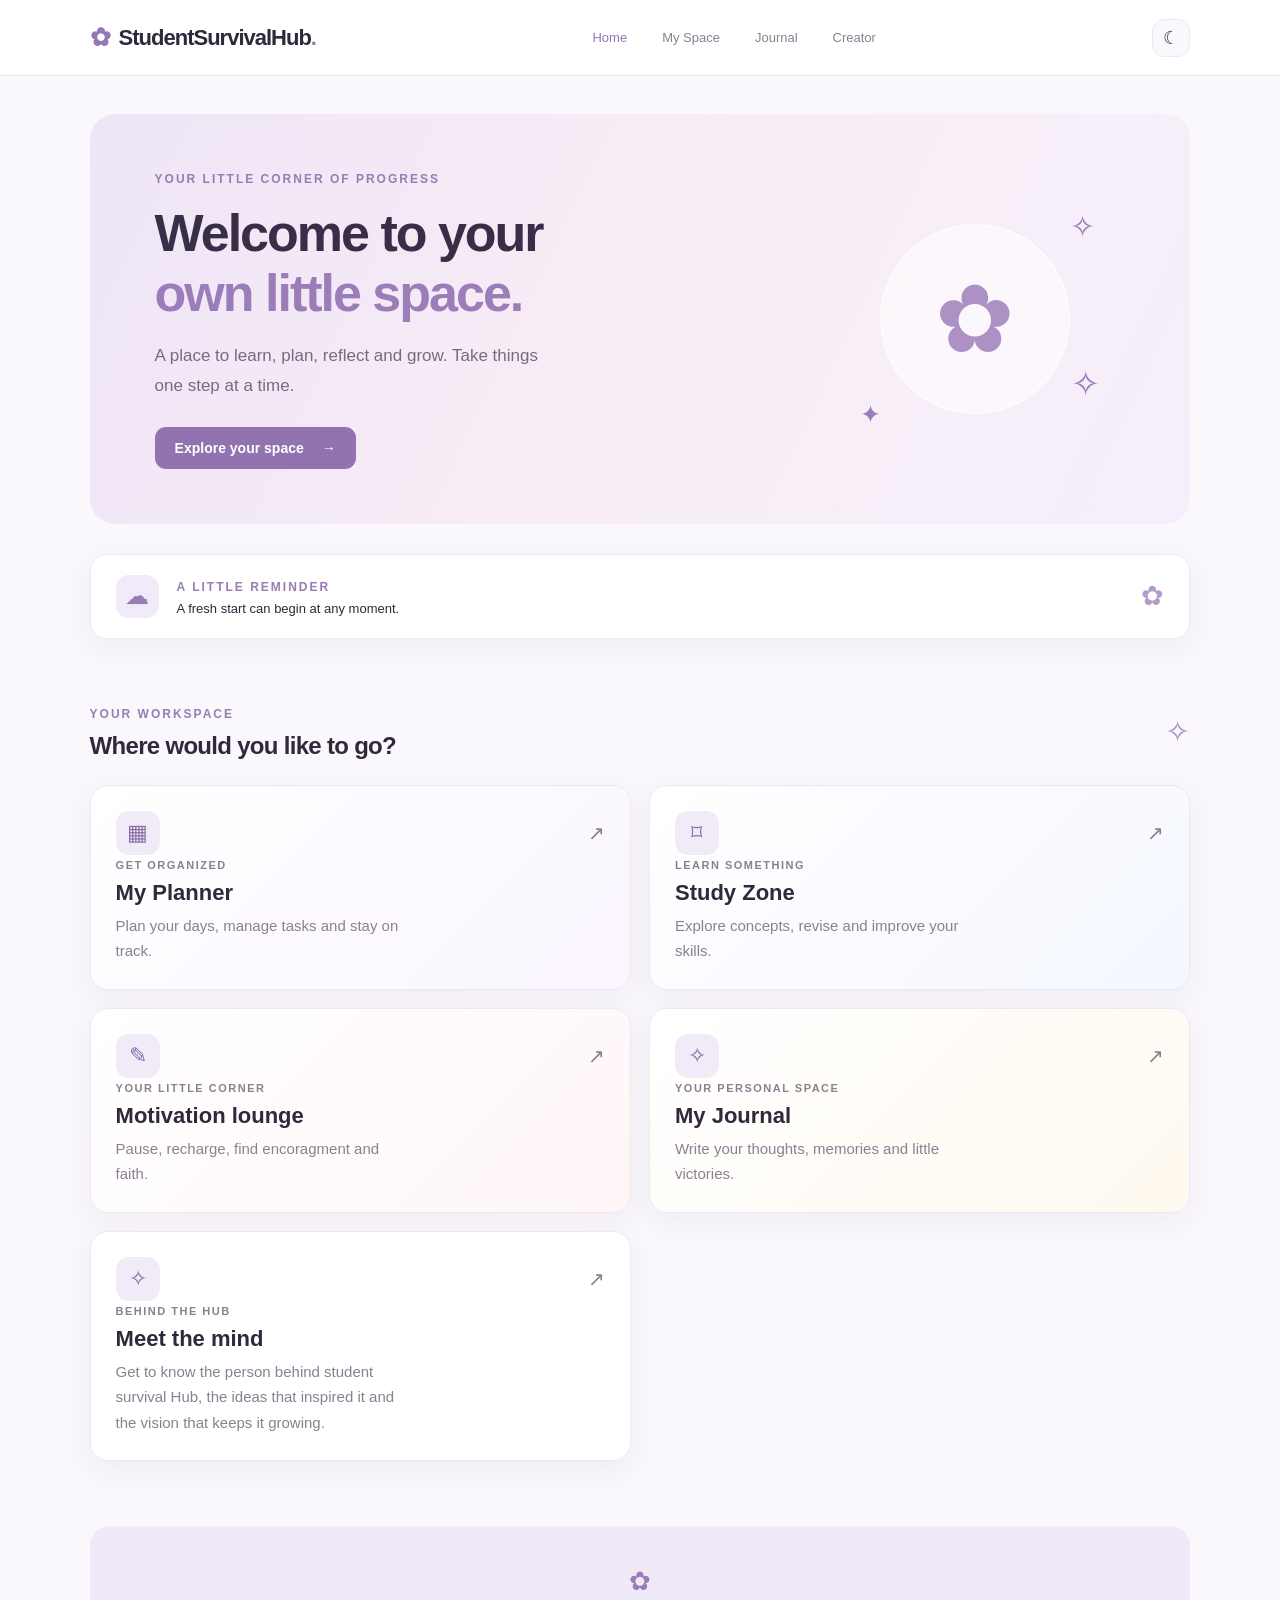
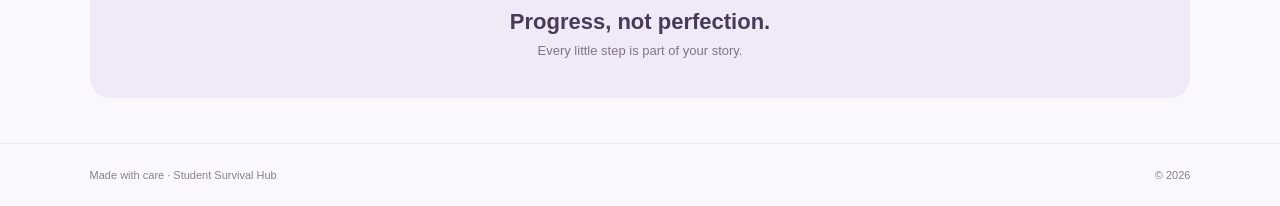
<file: index.html>
<!DOCTYPE html>
<html lang="en">
<head>
    <meta charset="UTF-8">
    <meta name="viewport" content="width=device-width, initial-scale=1.0">
    <meta name="theme-color" content="#f8f5fc">

    <title>Student Survival Hub | Your Space</title>

    <link rel="stylesheet" href="style.css">
    <script src="script.js" defer></script>
</head>

<body>

    <header class="navbar">
        <a href="index.html" class="logo">
            <span class="logo-icon">✿</span>
            <span>StudentSurvivalHub<span class="logo-dot">.</span></span>
        </a>

        <nav class="nav-links" id="navLinks">
            <a href="index.html" class="active">Home</a>
            <a href="#workspace">My Space</a>
            <a href="journal.html">Journal</a>
            <a href="about.html">Creator</a>
        </nav>

        <div class="nav-actions">
            <button class="theme-btn" id="themeToggle"
                aria-label="Toggle dark mode">☾</button>

            <button class="menu-btn" id="menuToggle"
                aria-label="Open navigation">☰</button>
        </div>
    </header>

    <main class="container">

        <!-- Welcome section -->
        <section class="welcome-section">
            <div class="welcome-content">
                <span class="eyebrow">YOUR LITTLE CORNER OF PROGRESS</span>

                <h1>Welcome to your<br>
                    <span>own little space.</span>
                </h1>

                <p>
                    A place to learn, plan, reflect and grow.
                    Take things one step at a time.
                </p>

                <a href="#workspace" class="primary-btn">
                    Explore your space <span>→</span>
                </a>
            </div>

            <div class="welcome-decoration">
                <div class="decoration-circle">
                    <span>✿</span>
                </div>
                <span class="floating-star star-one">✧</span>
                <span class="floating-star star-two">✦</span>
                <span class="floating-star star-three">✧</span>
            </div>
        </section>

        <!-- Daily reminder -->
        <section class="reminder-section">
            <div class="reminder-icon">☁</div>

            <div>
                <span class="section-label">A LITTLE REMINDER</span>
                <p id="dailyQuote">
                    You don't have to have everything figured out today.
                </p>
            </div>

            <span class="reminder-flower">✿</span>
        </section>

        <!-- Main workspace -->
        <section class="workspace-section" id="workspace">

            <div class="section-heading">
                <div>
                    <span class="eyebrow">YOUR WORKSPACE</span>
                    <h2>Where would you like to go?</h2>
                </div>

                <span class="heading-decoration">✧</span>
            </div>

            <div class="workspace-grid">

                <a href="planner.html" class="workspace-card planner-card">
                    <div class="card-top">
                        <span class="card-icon">▦</span>
                        <span class="card-arrow">↗</span>
                    </div>

                    <div>
                        <span class="card-category">GET ORGANIZED</span>
                        <h3>My Planner</h3>
                        <p>Plan your days, manage tasks and stay on track.</p>
                    </div>
                </a>

                <a href="study.html" class="workspace-card study-card">
                    <div class="card-top">
                        <span class="card-icon">⌑</span>
                        <span class="card-arrow">↗</span>
                    </div>

                    <div>
                        <span class="card-category">LEARN SOMETHING</span>
                        <h3>Study Zone</h3>
                        <p>Explore concepts, revise and improve your skills.</p>
                    </div>
                </a>

                <a href="motivation.html" class="workspace-card journal-card">
                    <div class="card-top">
                        <span class="card-icon">✎</span>
                        <span class="card-arrow">↗</span>
                    </div>

                    <div>
                        <span class="card-category">YOUR LITTLE CORNER</span>
                        <h3>Motivation lounge</h3>
                        <p>Pause, recharge, find encoragment and faith.</p>
                    </div>
                </a>

                <a href="journal.html" class="workspace-card motivation-card">
                    <div class="card-top">
                        <span class="card-icon">✧</span>
                        <span class="card-arrow">↗</span>
                    </div>

                    <div>
                        <span class="card-category">YOUR PERSONAL SPACE</span>
                        <h3>My Journal</h3>
                        <p>Write your thoughts, memories and little victories.</p>
                    </div>
                </a>

                <a href="about.html" class="workspace-card about-card">
                    <div class="card-top">
                        <span class="card-icon">✧</span>
                        <span class="card-arrow">↗</span>
                    </div>

                    <div>
                        <span class="card-category">BEHIND THE HUB</span>
                        <h3>Meet the mind
                        </h3>
                        <p>Get to know the person behind student survival Hub, the ideas that inspired it and the vision that keeps it growing.</p>
                    </div>
                </a>

            </div>
        </section>

        <!-- Closing section -->
        <section class="closing-section">
            <span>✿</span>
            <h2>Progress, not perfection.</h2>
            <p>Every little step is part of your story.</p>
        </section>

    </main>

    <footer>
        <p>Made with care · Student Survival Hub</p>
        <span>© 2026</span>
    </footer>

</body>
</html>
</file>
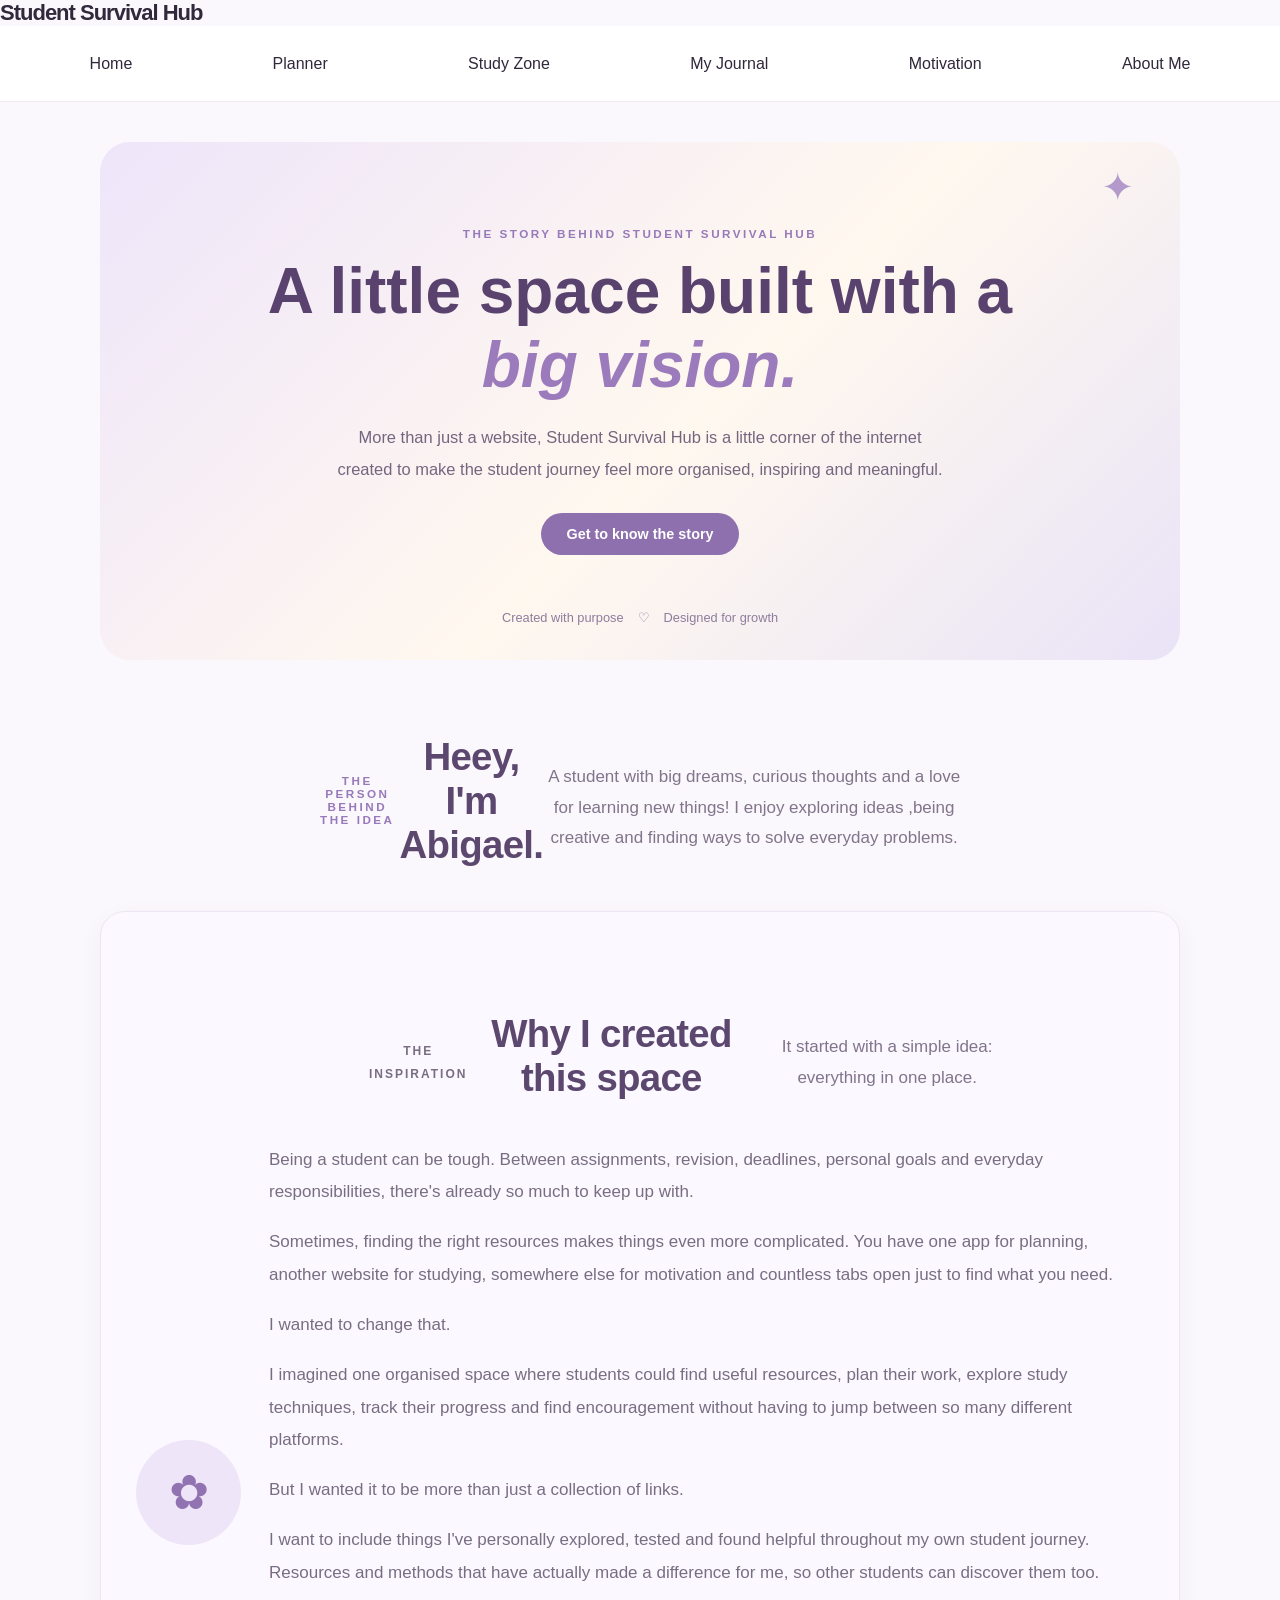
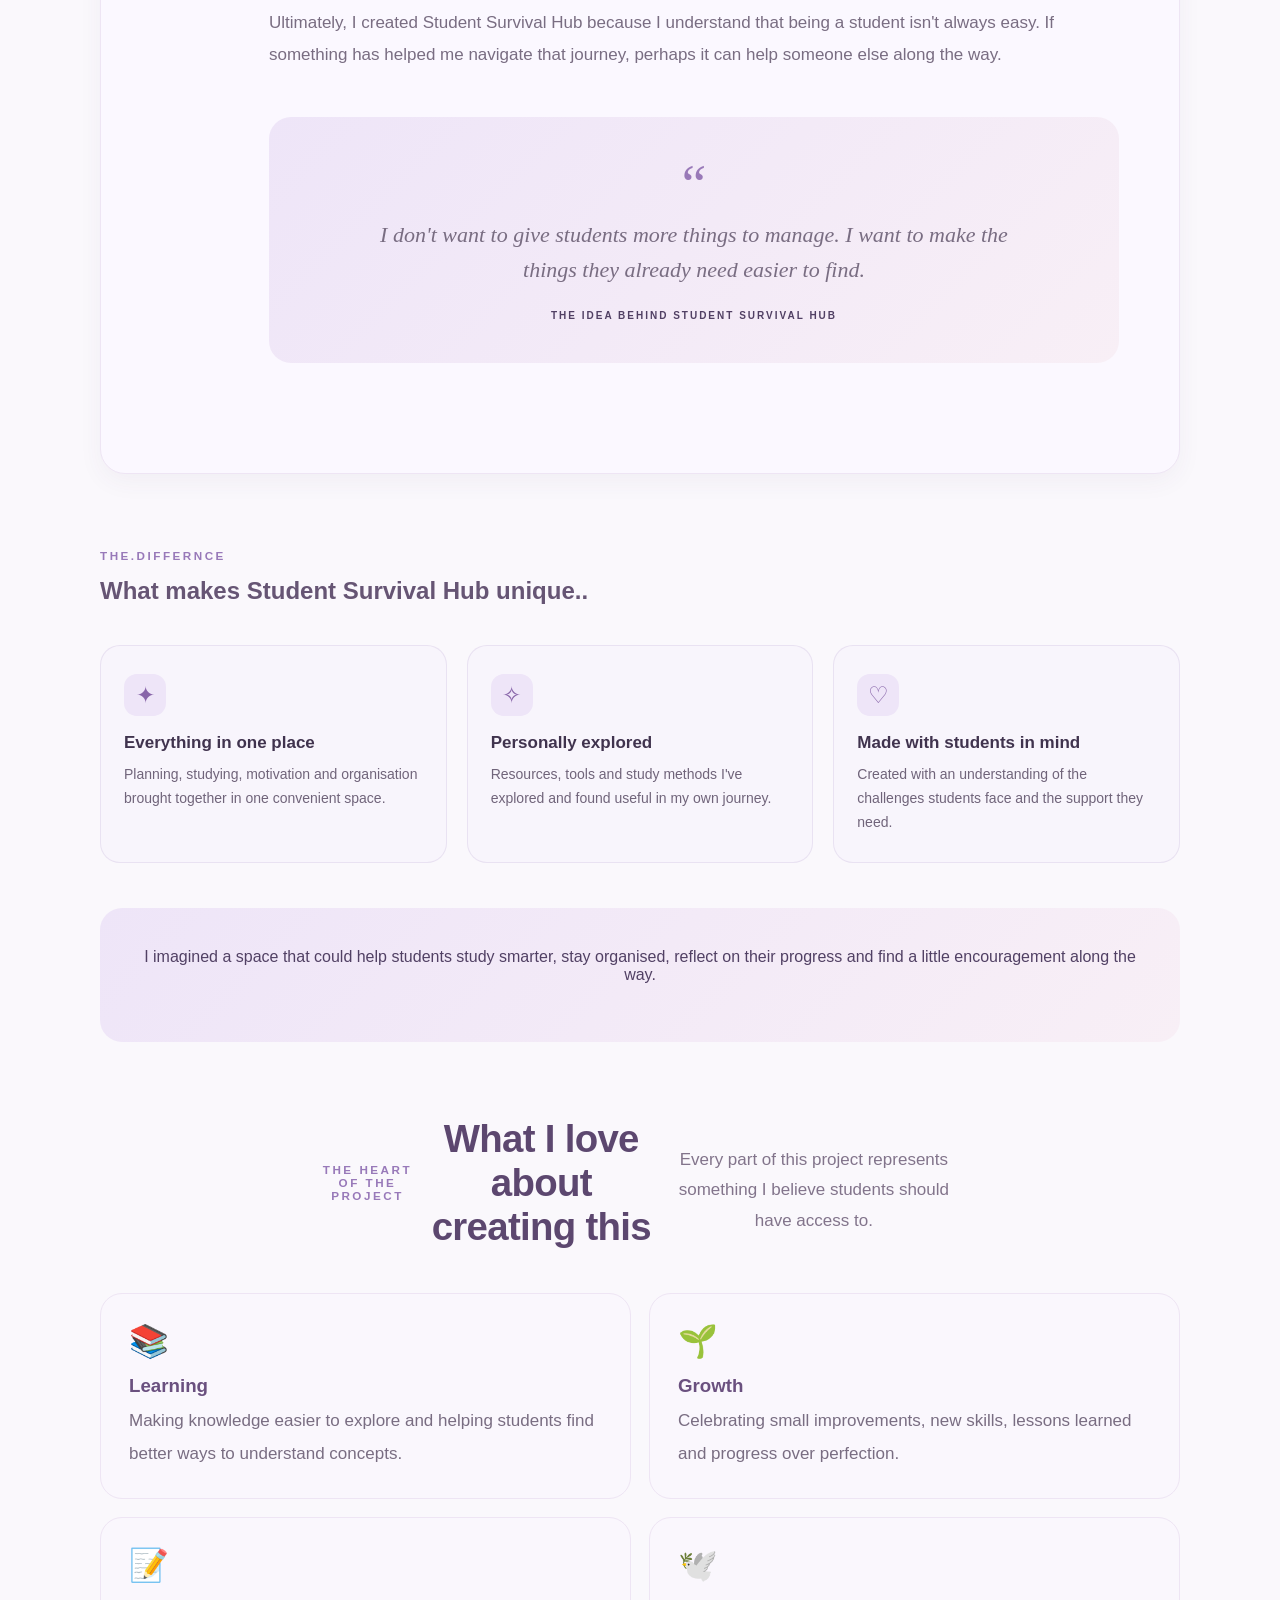
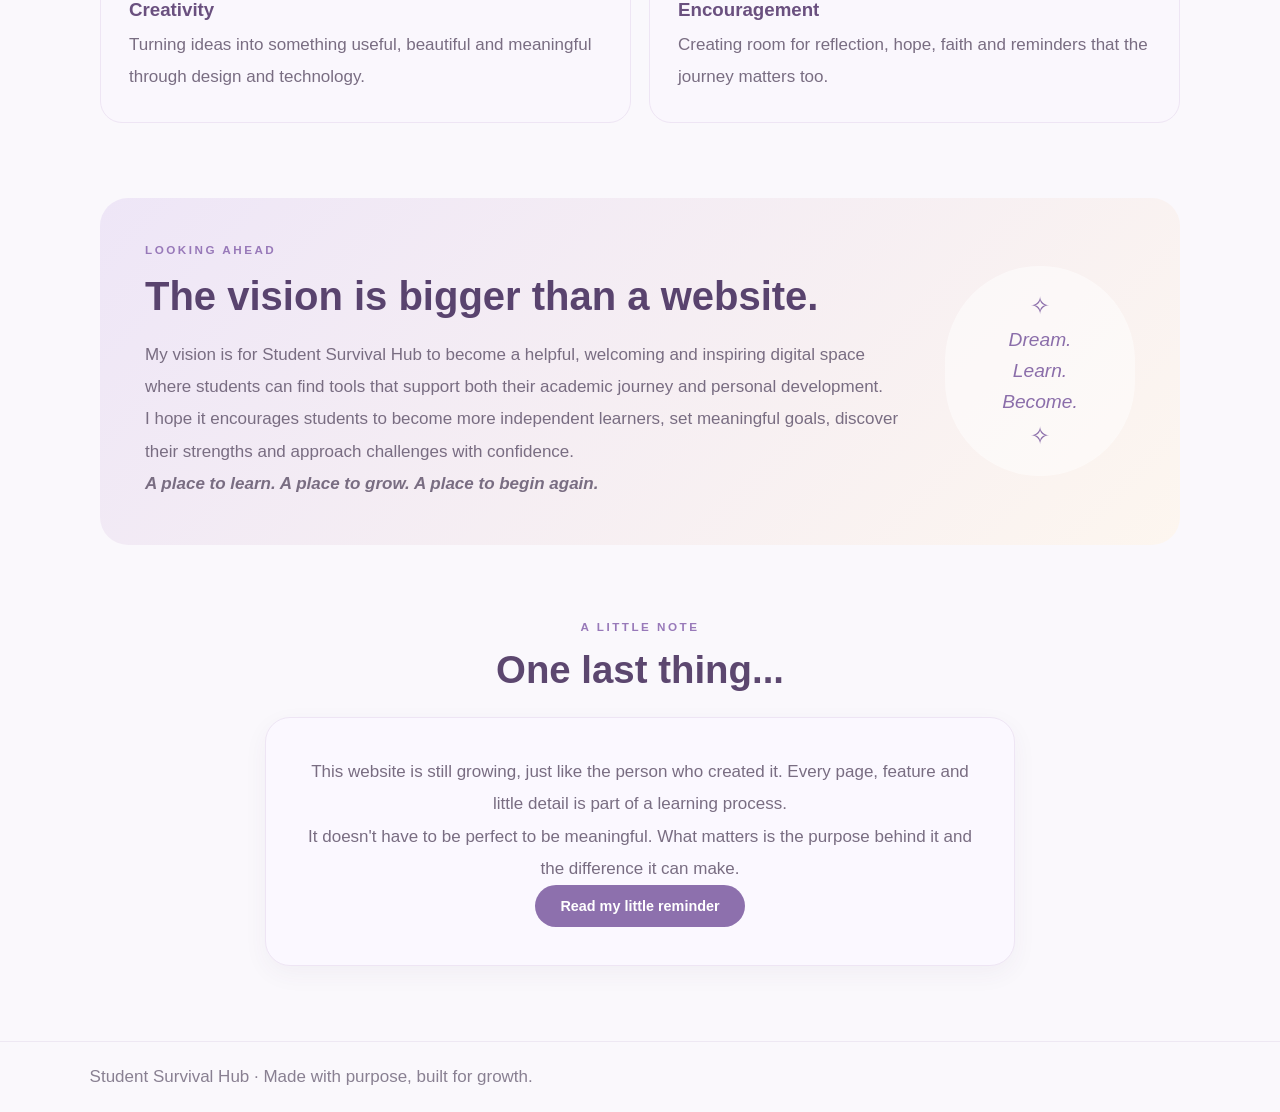
<file: about.html>
<!DOCTYPE html>
<html lang="en">
<head>
    <!-- Sets the character encoding -->
    <meta charset="UTF-8">

    <!-- Makes the page responsive on phones and computers -->
    <meta name="viewport" content="width=device-width, initial-scale=1.0">

    <title>About Me | Student Survival Hub</title>

    <!-- Connects the shared website styles -->
    <link rel="stylesheet" href="style.css">

    <!-- Connects the About Me page styles -->
    <link rel="stylesheet" href="about.css">
</head>

<body>

    <!-- Website navigation -->
    <header class="site-header">
        <a href="index.html" class="logo">Student Survival Hub</a>

        <nav class="navbar">
            <a href="index.html">Home</a>
            <a href="planner.html">Planner</a>
            <a href="study.html">Study Zone</a>
            <a href="journal.html">My Journal</a>
            <a href="motivation.html">Motivation</a>
            <a href="about.html" class="active">About Me</a>
        </nav>
    </header>

    <main class="about-page">

        <!-- INTRODUCTION / HERO -->
        <section class="about-hero">

            <div class="hero-decoration">✦</div>

            <p class="about-eyebrow">THE STORY BEHIND STUDENT SURVIVAL HUB</p>

            <h1>A little space built with a <span>big vision.</span></h1>

            <p class="hero-description">
                More than just a website, Student Survival Hub is a
                little corner of the internet created to make the
                student journey feel more organised, inspiring and meaningful.
            </p>

            <a href="#my-story" class="about-button">
                Get to know the story
            </a>

            <div class="hero-bottom-note">
                <span>Created with purpose</span>
                <span>♡</span>
                <span>Designed for growth</span>
            </div>

        </section>


        <!-- ABOUT THE CREATOR -->
        <section class="about-section creator-section" id="my-story">

            <div class="section-heading">
                <p class="about-eyebrow">THE PERSON BEHIND THE IDEA</p>
                <h2>Heey, I'm Abigael.</h2>
                <p>
                    A student with big dreams, curious thoughts and a love for learning new things! I enjoy exploring ideas ,being creative and finding ways to solve everyday problems.
                </p>
            </div>

            <div class="creator-card">

                <div class="creator-symbol">✿</div>

                <div class="creator-text">
                    <!-- WHY I CREATED THIS SPACE -->
<section class="about-section inspiration-section">

    <div class="section-heading">
        <p class="eyebrow">THE INSPIRATION</p>
        <h2>Why I created this space</h2>
        <p>
            It started with a simple idea: everything in one place.
        </p>
    </div>

    <div class="inspiration-content">
        <p>
            Being a student can be tough. Between assignments,
            revision, deadlines, personal goals and everyday
            responsibilities, there's already so much to keep up with.
        </p>

        <p>
            Sometimes, finding the right resources makes things
            even more complicated. You have one app for planning,
            another website for studying, somewhere else for
            motivation and countless tabs open just to find what
            you need.
        </p>

        <p>
            I wanted to change that.
        </p>

        <p>
            I imagined one organised space where students could
            find useful resources, plan their work, explore study
            techniques, track their progress and find encouragement
            without having to jump between so many different platforms.
        </p>

        <p>
            But I wanted it to be more than just a collection of links.
        </p>

        <p>
            I want to include things I've personally explored,
            tested and found helpful throughout my own student
            journey. Resources and methods that have actually
            made a difference for me, so other students can
            discover them too.
        </p>

        <p>
            Ultimately, I created Student Survival Hub because
            I understand that being a student isn't always easy.
            If something has helped me navigate that journey,
            perhaps it can help someone else along the way.
        </p>
    </div>


    <!-- HIGHLIGHTED QUOTE -->
    <div class="inspiration-quote">
        <span>“</span>
        <p>
            I don't want to give students more things to manage.
            I want to make the things they already need easier to find.
        </p>
        <small>THE IDEA BEHIND STUDENT SURVIVAL HUB</small>
    </div>

</section>

 

                </div>

            </div>

        </section>

    <!-- WHAT MAKES THE HUB DIFFERENT -->
     <p class="about-eyebrow">THE.DIFFERNCE</p>
                <h2>What makes Student Survival Hub unique..</h2>
    <div class="hub-features">

        <article class="hub-feature-card">
            <span class="feature-icon">✦</span>
            <h3>Everything in one place</h3>
            <p>
                Planning, studying, motivation and organisation
                brought together in one convenient space.
            </p>
        </article>

        <article class="hub-feature-card">
            <span class="feature-icon">✧</span>
            <h3>Personally explored</h3>
            <p>
                Resources, tools and study methods I've
                explored and found useful in my own journey.
            </p>
        </article>

        
        <article class="hub-feature-card">
            <span class="feature-icon">♡</span>
            <h3>Made with students in mind</h3>
            <p>
                Created with an understanding of the challenges
                students face and the support they need.
            </p>
        </article>

    </div>
    </div>

            <div class="inspiration-quote"
                <p class="reason-highlight">
                    I imagined a space that could help students
                    study smarter, stay organised, reflect on their
                    progress and find a little encouragement along the way.
                </p>
            </div>

        </section>


        <!-- WHAT I LOVE ABOUT THE PROJECT -->
        <section class="about-section values-section">

            <div class="section-heading">
                <p class="about-eyebrow">THE HEART OF THE PROJECT</p>
                <h2>What I love about creating this</h2>
                <p>
                    Every part of this project represents something
                    I believe students should have access to.
                </p>
            </div>

            <div class="values-grid">

                <article class="value-card">
                    <span>📚</span>
                    <h3>Learning</h3>
                    <p>
                        Making knowledge easier to explore and helping
                        students find better ways to understand concepts.
                    </p>
                </article>

                <article class="value-card">
                    <span>🌱</span>
                    <h3>Growth</h3>
                    <p>
                        Celebrating small improvements, new skills,
                        lessons learned and progress over perfection.
                    </p>
                </article>

                <article class="value-card">
                    <span>📝</span>
                    <h3>Creativity</h3>
                    <p>
                        Turning ideas into something useful, beautiful
                        and meaningful through design and technology.
                    </p>
                </article>

                <article class="value-card">
                    <span>🕊️</span>
                    <h3>Encouragement</h3>
                    <p>
                        Creating room for reflection, hope, faith
                        and reminders that the journey matters too.
                    </p>
                </article>

            </div>

        </section>


        <!-- THE VISION -->
        <section class="about-section vision-section">

            <div class="vision-content">
                <p class="about-eyebrow">LOOKING AHEAD</p>

                <h2>The vision is bigger than a website.</h2>

                <p>
                    My vision is for Student Survival Hub to become a
                    helpful, welcoming and inspiring digital space where
                    students can find tools that support both their
                    academic journey and personal development.
                </p>

                <p>
                    I hope it encourages students to become more
                    independent learners, set meaningful goals,
                    discover their strengths and approach challenges
                    with confidence.
                </p>

                <p class="vision-emphasis">
                    A place to learn. A place to grow. A place to begin again.
                </p>
            </div>

            <div class="vision-decoration">
                <span>✧</span>
                <strong>Dream.</strong>
                <strong>Learn.</strong>
                <strong>Become.</strong>
                <span>✧</span>
            </div>

        </section>


        <!-- A NOTE FROM THE CREATOR -->
        <section class="about-section creator-note-section">

            <p class="about-eyebrow">A LITTLE NOTE</p>
            <h2>One last thing...</h2>

            <div class="note-card">

                <p>
                    This website is still growing, just like the person
                    who created it. Every page, feature and little detail
                    is part of a learning process.
                </p>

                <p>
                    It doesn't have to be perfect to be meaningful.
                    What matters is the purpose behind it and the
                    difference it can make.
                </p>

                <button id="creator-note-btn" class="about-button">
                    Read my little reminder
                </button>

                <div id="creator-note-message" class="hidden-note" hidden>
                    <p>
                        To every student visiting this space:
                        your journey is your own. Keep asking questions,
                        keep discovering, keep learning and never
                        underestimate what small steps can become.
                    </p>
                    <span>With purpose and a little hope, ♡</span>
                </div>

            </div>

        </section>

    </main>


    <!-- Website footer -->
    <footer class="site-footer">
        <p>Student Survival Hub · Made with purpose, built for growth.</p>
    </footer>

    <!-- Connects the page to its JavaScript -->
    <script src="about.js"></script>

</body>
</html>
</file>
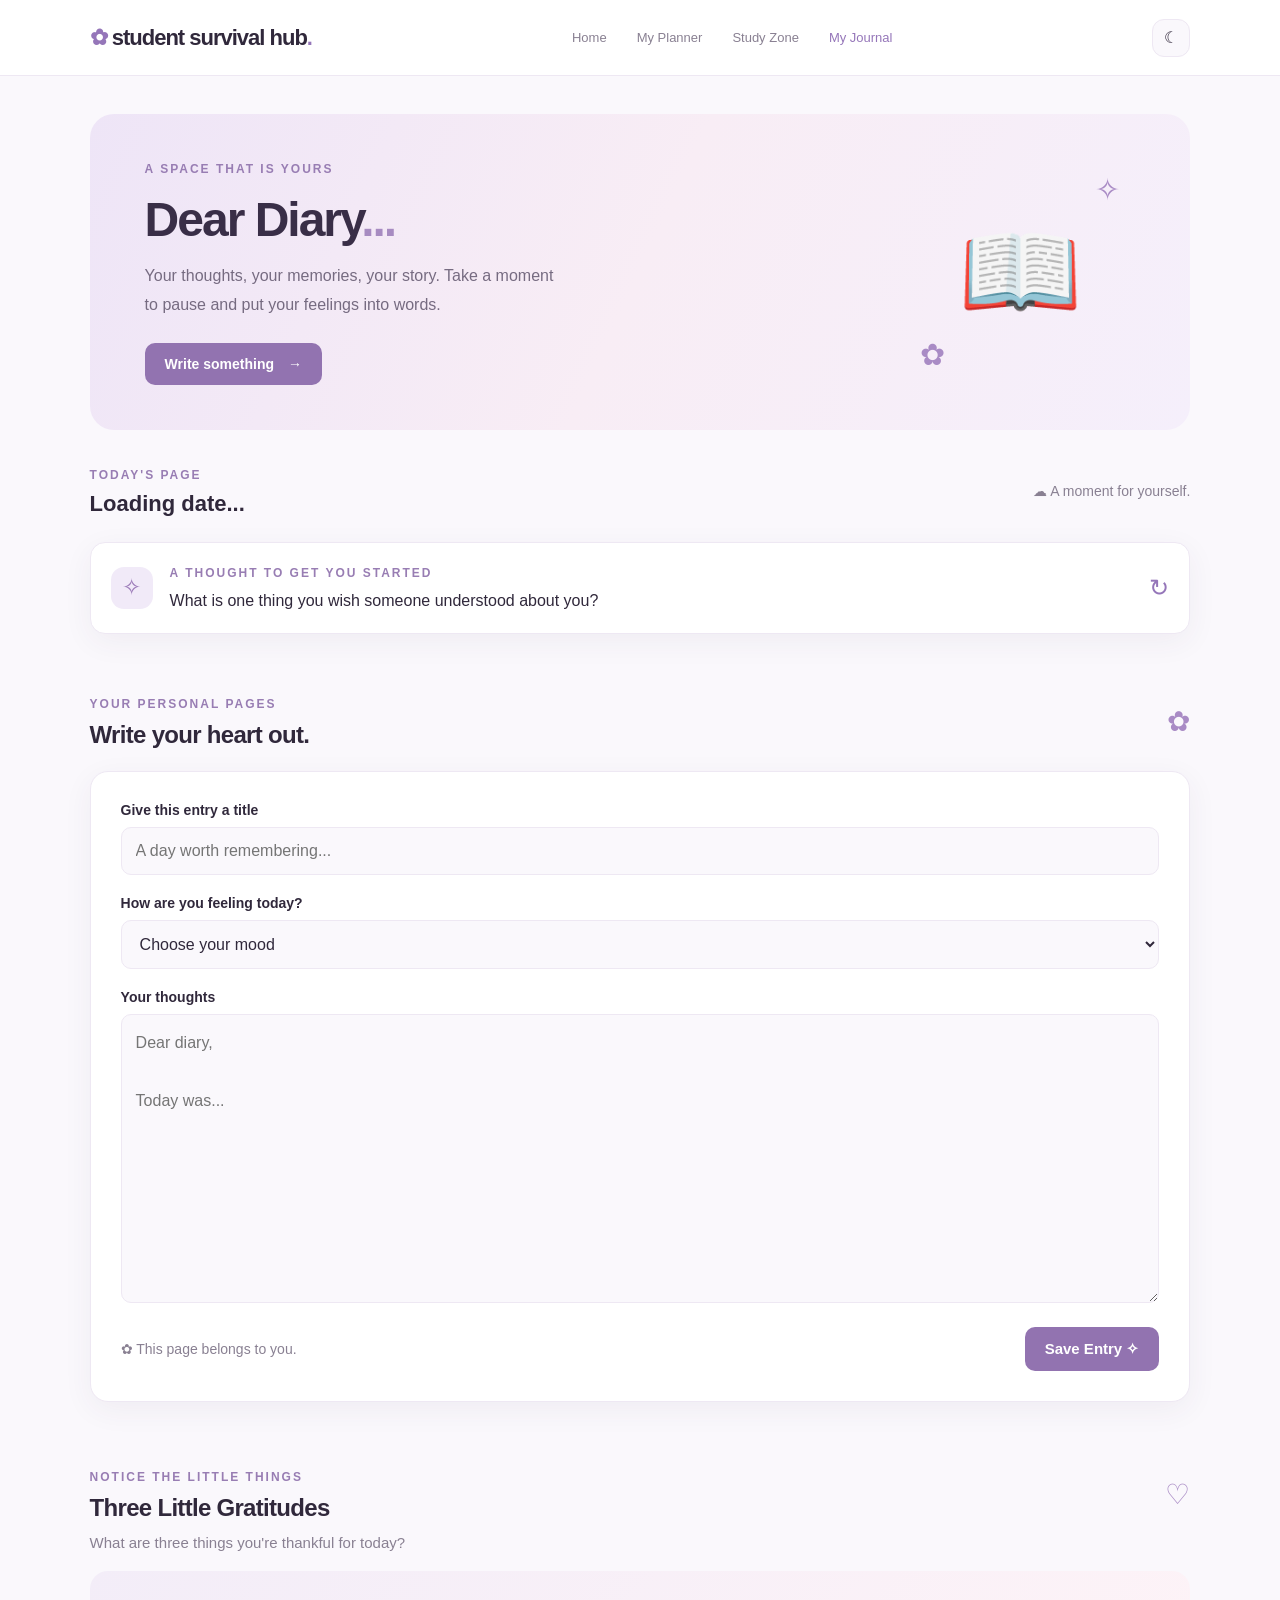
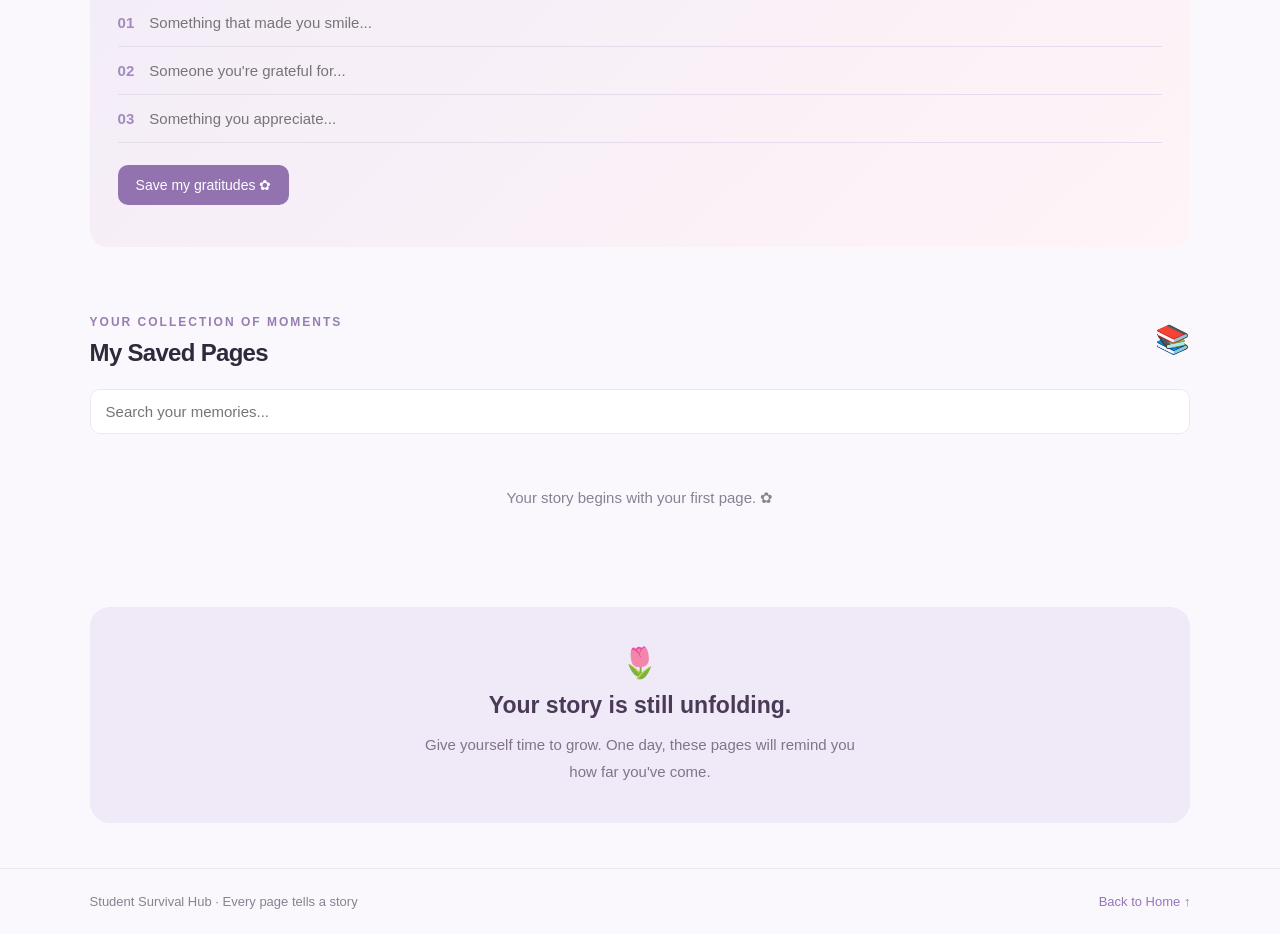
<file: journal.html>
<!DOCTYPE html>
<html lang="en">

<head>
    <!-- Defines character encoding -->
    <meta charset="UTF-8">

    <!-- Makes the page responsive -->
    <meta name="viewport" content="width=device-width, initial-scale=1.0">

    <!-- Browser tab title -->
    <title>My Journal | Student Survival Hub</title>

    <!-- Connects the journal stylesheet -->
    <link rel="stylesheet" href="journal.css">

    <!-- Loads JavaScript -->
    <script src="journal.js" defer></script>
</head>

<body>

    <!-- =========================
         NAVIGATION
    ========================== -->

    <header class="navbar">

        <a href="index.html" class="logo">
            <span class="logo-icon">✿</span>
            student survival hub<span class="logo-dot">.</span>
        </a>

        <nav class="nav-links" id="navLinks">
            <a href="index.html">Home</a>
            <a href="planner.html">My Planner</a>
            <a href="study.html">Study Zone</a>
            <a href="journal.html" class="active">My Journal</a>
        </nav>

        <div class="nav-actions">

            <button class="theme-btn" id="themeToggle"
                aria-label="Toggle dark mode">☾</button>

            <button class="menu-btn" id="menuToggle"
                aria-label="Open navigation">☰</button>

        </div>

    </header>


    <main class="container">

        <!-- =========================
             WELCOME SECTION
        ========================== -->

        <section class="journal-welcome">

            <div class="welcome-content">

                <span class="eyebrow">A SPACE THAT IS YOURS</span>

                <h1>Dear Diary<span>...</span></h1>

                <p>
                    Your thoughts, your memories, your story.
                    Take a moment to pause and put your feelings into words.
                </p>

                <a href="#write-entry" class="primary-btn">
                    Write something <span>→</span>
                </a>

            </div>

            <div class="journal-decoration">
                <span class="decoration-star">✧</span>
                <span class="diary-icon">📖</span>
                <span class="decoration-flower">✿</span>
            </div>

        </section>


        <!-- =========================
             DATE AND GREETING
        ========================== -->

        <section class="journal-date">

            <div>
                <span class="section-label">TODAY'S PAGE</span>
                <h2 id="journalDate">Loading date...</h2>
            </div>

            <span class="date-decoration">☁ A moment for yourself.</span>

        </section>


        <!-- =========================
             DAILY WRITING PROMPT
        ========================== -->

        <section class="writing-prompt">

            <div class="prompt-icon">✧</div>

            <div>
                <span class="section-label">A THOUGHT TO GET YOU STARTED</span>
                <p id="dailyPrompt">
                    What is one thing you wish someone understood about you?
                </p>
            </div>

            <button id="newPrompt" class="prompt-button"
                aria-label="Show another writing prompt">↻</button>

        </section>


        <!-- =========================
             JOURNAL WRITING AREA
        ========================== -->

        <section class="write-section" id="write-entry">

            <div class="section-heading">

                <div>
                    <span class="eyebrow">YOUR PERSONAL PAGES</span>
                    <h2>Write your heart out.</h2>
                </div>

                <span class="heading-decoration">✿</span>

            </div>


            <form id="journalForm" class="journal-form">

                <!-- Entry title -->
                <label for="entryTitle">Give this entry a title</label>

                <input
                    type="text"
                    id="entryTitle"
                    placeholder="A day worth remembering..."
                    required
                >


                <!-- Mood selector -->
                <label for="entryMood">How are you feeling today?</label>

                <select id="entryMood" required>

                    <option value="">Choose your mood</option>
                    <option value="Happy">☀ Happy</option>
                    <option value="Grateful">🌷 Grateful</option>
                    <option value="Peaceful">☁ Peaceful</option>
                    <option value="Excited">✨ Excited</option>
                    <option value="Thoughtful">🌙 Thoughtful</option>
                    <option value="Tired">💤 Tired</option>
                    <option value="Overwhelmed">🌧 Overwhelmed</option>
                    <option value="Unsure">🪐 Unsure</option>

                </select>


                <!-- Main writing area -->
                <label for="entryContent">Your thoughts</label>

                <textarea
                    id="entryContent"
                    rows="9"
                    placeholder="Dear diary,

Today was..."
                    required
                ></textarea>


                <!-- Save entry button -->
                <div class="form-bottom">

                    <span class="writing-note">
                        ✿ This page belongs to you.
                    </span>

                    <button type="submit" class="save-btn">
                        Save Entry ✧
                    </button>

                </div>

            </form>

        </section>


        <!-- =========================
             GRATITUDE CORNER
        ========================== -->

        <section class="gratitude-section">

            <div class="section-heading">

                <div>
                    <span class="eyebrow">NOTICE THE LITTLE THINGS</span>
                    <h2>Three Little Gratitudes</h2>
                </div>

                <span class="heading-decoration">♡</span>

            </div>

            <p class="section-description">
                What are three things you're thankful for today?
            </p>

            <div class="gratitude-card">

                <div class="gratitude-item">
                    <span>01</span>
                    <input type="text" id="gratitude1"
                        placeholder="Something that made you smile...">
                </div>

                <div class="gratitude-item">
                    <span>02</span>
                    <input type="text" id="gratitude2"
                        placeholder="Someone you're grateful for...">
                </div>

                <div class="gratitude-item">
                    <span>03</span>
                    <input type="text" id="gratitude3"
                        placeholder="Something you appreciate...">
                </div>

                <button id="saveGratitude" class="gratitude-btn">
                    Save my gratitudes ✿
                </button>

                <p id="gratitudeMessage" class="gratitude-message"></p>

            </div>

        </section>


        <!-- =========================
             SAVED JOURNAL ENTRIES
        ========================== -->

        <section class="entries-section" id="saved-entries">

            <div class="section-heading">

                <div>
                    <span class="eyebrow">YOUR COLLECTION OF MOMENTS</span>
                    <h2>My Saved Pages</h2>
                </div>

                <span class="heading-decoration">📚</span>

            </div>

            <!-- Search saved entries -->
            <input
                type="search"
                id="searchEntries"
                class="search-input"
                placeholder="Search your memories..."
            >

            <!-- JavaScript displays saved entries here -->
            <div id="entriesContainer" class="entries-grid"></div>

            <!-- Appears when there are no saved entries -->
            <p id="noEntries" class="empty-entries">
                Your story begins with your first page. ✿
            </p>

        </section>


        <!-- =========================
             CLOSING MESSAGE
        ========================== -->

        <section class="journal-closing">

            <span>🌷</span>

            <h2>Your story is still unfolding.</h2>

            <p>
                Give yourself time to grow.
                One day, these pages will remind you how far you've come.
            </p>

        </section>

    </main>


    <!-- FOOTER -->

    <footer>
        <p>Student Survival Hub · Every page tells a story</p>
        <a href="index.html">Back to Home ↑</a>
    </footer>

</body>
</html>
</file>
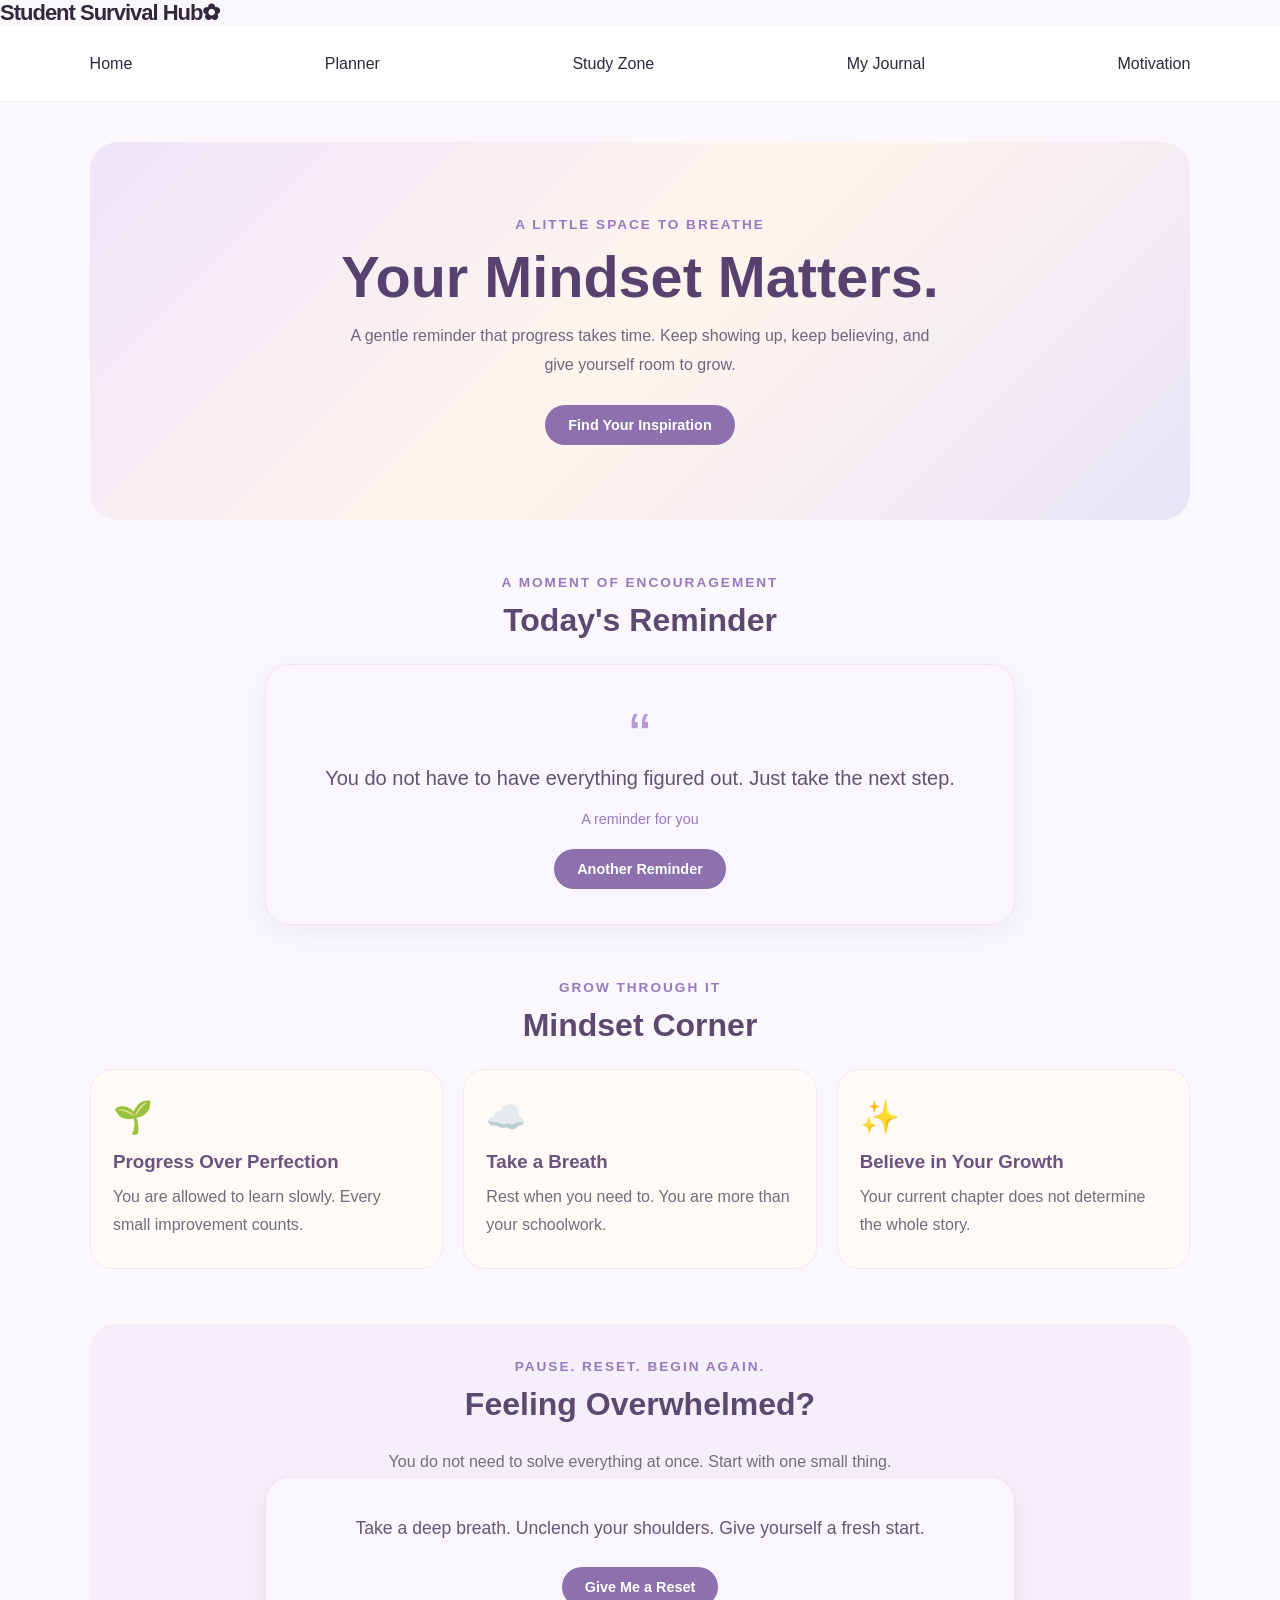
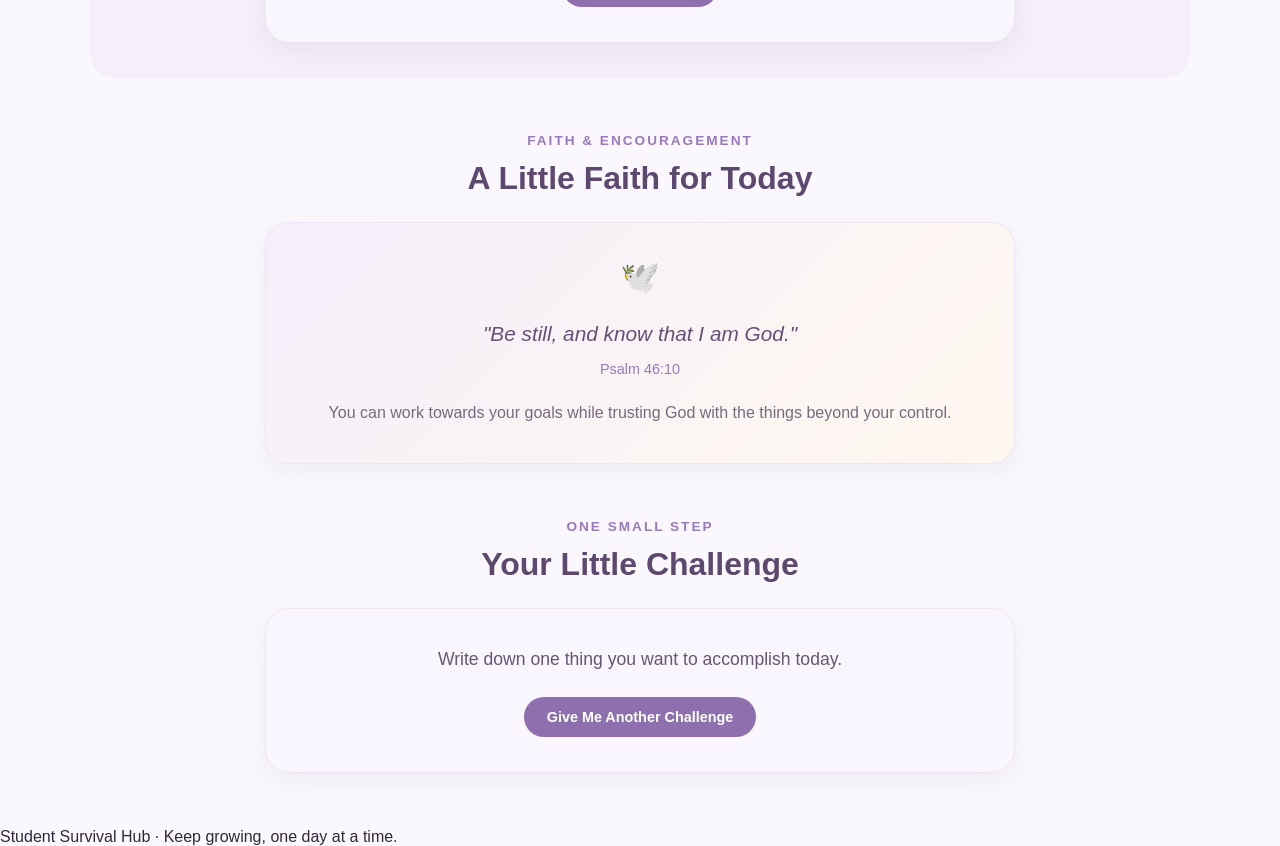
<file: motivation.html>
<!DOCTYPE html>
<html lang="en">
<head>
    <meta charset="UTF-8">
    <meta name="viewport" content="width=device-width, initial-scale=1.0">

    <title>Motivation Lounge | Student Survival Hub</title>

    <!-- Connects the Motivation page to its stylesheet -->
    <link rel="stylesheet" href="motivation.css">
</head>

<body>

    <!-- Navigation bar -->
    <header class="site-header">
        <a href="index.html" class="logo">Student Survival Hub✿</a>

        <nav class="navbar">
            <a href="index.html">Home</a>
            <a href="planner.html">Planner</a>
            <a href="study.html">Study Zone</a>
            <a href="journal.html">My Journal</a>
            <a href="motivation.html" class="active">Motivation</a>
        </nav>
    </header>

    <!-- Main introduction -->
    <main class="motivation-page">

        <section class="motivation-hero">
            <p class="eyebrow">A LITTLE SPACE TO BREATHE</p>

            <h1>Your Mindset Matters.</h1>

            <p>
                A gentle reminder that progress takes time.
                Keep showing up, keep believing, and give yourself room to grow.
            </p>

            <a href="#daily-inspiration" class="motivation-btn">
                Find Your Inspiration
            </a>
        </section>

        <!-- Daily inspiration -->
        <section id="daily-inspiration" class="motivation-section">
            <p class="eyebrow">A MOMENT OF ENCOURAGEMENT</p>
            <h2>Today's Reminder</h2>

            <div class="quote-card">
                <span class="quote-mark">“</span>

                <p id="daily-quote">
                    You do not have to have everything figured out.
                    Just take the next step.
                </p>

                <span id="quote-author">A reminder for you</span>

                <button id="new-quote-btn" class="motivation-btn">
                    Another Reminder
                </button>
            </div>
        </section>

        <!-- Mindset corner -->
        <section class="motivation-section">
            <p class="eyebrow">GROW THROUGH IT</p>
            <h2>Mindset Corner</h2>

            <div class="mindset-grid">

                <article class="mindset-card">
                    <span class="card-icon">🌱</span>
                    <h3>Progress Over Perfection</h3>
                    <p>
                        You are allowed to learn slowly.
                        Every small improvement counts.
                    </p>
                </article>

                <article class="mindset-card">
                    <span class="card-icon">☁️</span>
                    <h3>Take a Breath</h3>
                    <p>
                        Rest when you need to.
                        You are more than your schoolwork.
                    </p>
                </article>

                <article class="mindset-card">
                    <span class="card-icon">✨</span>
                    <h3>Believe in Your Growth</h3>
                    <p>
                        Your current chapter does not determine
                        the whole story.
                    </p>
                </article>

            </div>
        </section>

        <!-- Reset corner -->
        <section class="motivation-section reset-section">
            <p class="eyebrow">PAUSE. RESET. BEGIN AGAIN.</p>
            <h2>Feeling Overwhelmed?</h2>

            <p>
                You do not need to solve everything at once.
                Start with one small thing.
            </p>

            <div class="reset-card">
                <p id="reset-message">
                    Take a deep breath. Unclench your shoulders.
                    Give yourself a fresh start.
                </p>

                <button id="reset-btn" class="motivation-btn">
                    Give Me a Reset
                </button>
            </div>
        </section>

        <!-- Faith corner -->
        <section class="motivation-section faith-section">
            <p class="eyebrow">FAITH & ENCOURAGEMENT</p>
            <h2>A Little Faith for Today</h2>

            <div class="faith-card">
                <span class="card-icon">🕊️</span>

                <p class="faith-verse">
                    "Be still, and know that I am God."
                </p>

                <span>Psalm 46:10</span>

                <p>
                    You can work towards your goals while trusting
                    God with the things beyond your control.
                </p>
            </div>
        </section>

        <!-- Daily challenge -->
        <section class="motivation-section challenge-section">
            <p class="eyebrow">ONE SMALL STEP</p>
            <h2>Your Little Challenge</h2>

            <div class="challenge-card">
                <p id="daily-challenge">
                    Write down one thing you want to accomplish today.
                </p>

                <button id="challenge-btn" class="motivation-btn">
                    Give Me Another Challenge
                </button>
            </div>
        </section>

    </main>

    <!-- Footer -->
    <footer class="site-footer">
        <p>Student Survival Hub · Keep growing, one day at a time.</p>
    </footer>

    <!-- Connects the JavaScript file -->
    <script src="motivation.js"></script>

</body>
</html>
</file>
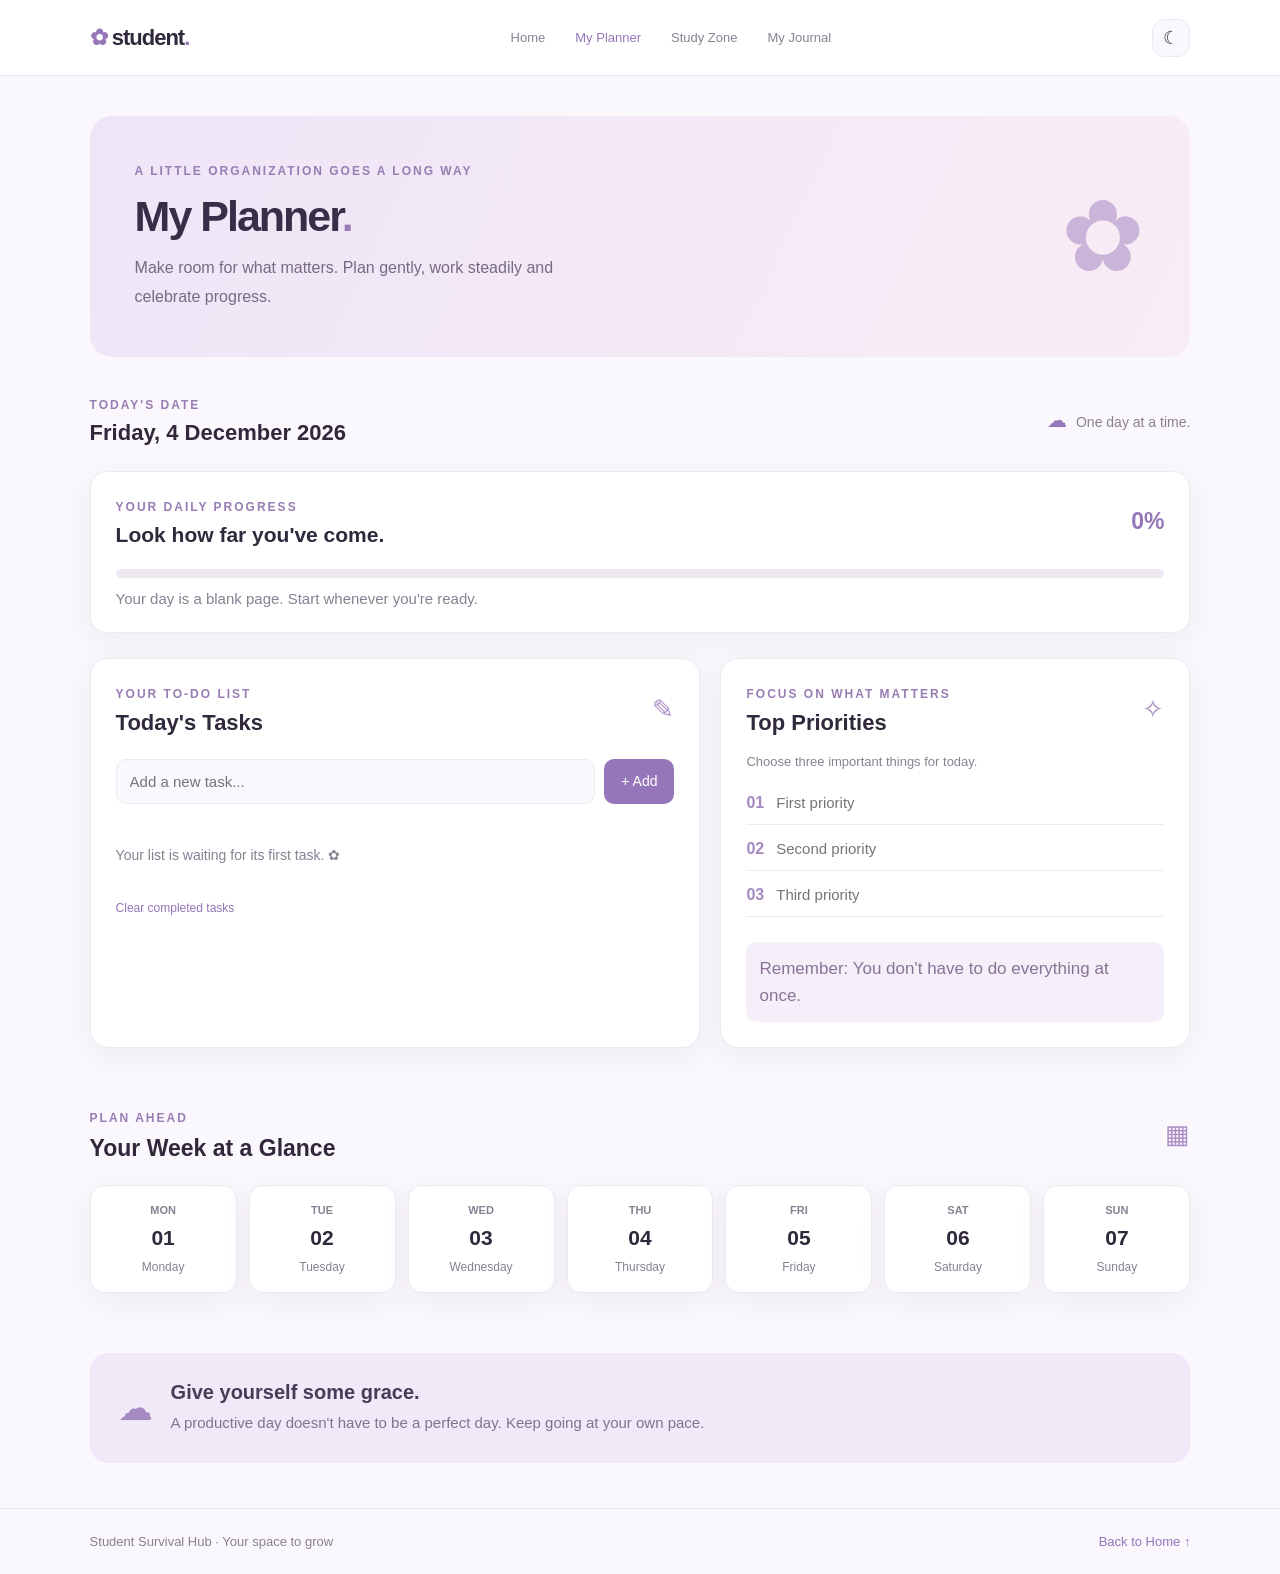
<file: planner.html>
<!DOCTYPE html>
<html lang="en">

<head>
    <!-- Defines the character encoding -->
    <meta charset="UTF-8">

    <!-- Makes the page responsive on phones and computers -->
    <meta name="viewport" content="width=device-width, initial-scale=1.0">

    <!-- Changes the browser tab title -->
    <title>My Planner | Student Survival Hub</title>

    <!-- Connects this page to the shared stylesheet -->
    <link rel="stylesheet" href="planner.css">

    <!-- Loads JavaScript after the HTML has been read -->
    <script src="planner.js" defer></script>
</head>

<body>

    <!-- =========================
         NAVIGATION BAR
    ========================== -->

    <header class="navbar">

        <!-- Website logo -->
        <a href="index.html" class="logo">
            <span class="logo-icon">✿</span>
            student<span class="logo-dot">.</span>
        </a>

        <!-- Navigation links -->
        <nav class="nav-links" id="navLinks">
            <a href="index.html">Home</a>
            <a href="planner.html" class="active">My Planner</a>
            <a href="study.html">Study Zone</a>
            <a href="journal.html">My Journal</a>
        </nav>

        <!-- Navigation controls -->
        <div class="nav-actions">
            <button id="themeToggle" class="theme-btn"
                aria-label="Toggle dark mode">☾</button>

            <button id="menuToggle" class="menu-btn"
                aria-label="Open navigation">☰</button>
        </div>

    </header>


    <main class="container">

        <!-- =========================
             PAGE INTRODUCTION
        ========================== -->

        <section class="planner-welcome">

            <div>
                <span class="eyebrow">A LITTLE ORGANIZATION GOES A LONG WAY</span>

                <h1>My Planner<span>.</span></h1>

                <p>
                    Make room for what matters.
                    Plan gently, work steadily and celebrate progress.
                </p>
            </div>

            <div class="welcome-flower">✿</div>

        </section>


        <!-- =========================
             DATE AND DAILY GREETING
        ========================== -->

        <section class="date-section">

            <div>
                <span class="section-label">TODAY'S DATE</span>
                <h2 id="currentDate">Loading date...</h2>
            </div>

            <div class="date-note">
                <span>☁</span>
                One day at a time.
            </div>

        </section>


        <!-- =========================
             DAILY PROGRESS
        ========================== -->

        <section class="progress-card">

            <div class="progress-heading">
                <div>
                    <span class="section-label">YOUR DAILY PROGRESS</span>
                    <h2>Look how far you've come.</h2>
                </div>

                <span id="progressPercentage">0%</span>
            </div>

            <!-- Visual progress bar -->
            <div class="progress-track">
                <div class="progress-fill" id="progressFill"></div>
            </div>

            <p id="progressMessage">
                Every little step counts.
            </p>

        </section>


        <!-- =========================
             MAIN PLANNER LAYOUT
        ========================== -->

        <div class="planner-layout">

            <!-- DAILY TASKS -->

            <section class="planner-card tasks-card">

                <div class="card-heading">
                    <div>
                        <span class="section-label">YOUR TO-DO LIST</span>
                        <h2>Today's Tasks</h2>
                    </div>

                    <span class="heading-icon">✎</span>
                </div>

                <!-- New task input -->
                <form id="taskForm" class="task-form">

                    <input
                        type="text"
                        id="taskInput"
                        placeholder="Add a new task..."
                        autocomplete="off"
                        required
                    >

                    <button type="submit">+ Add</button>

                </form>

                <!-- Tasks are inserted here using JavaScript -->
                <ul id="taskList" class="task-list"></ul>

                <!-- Empty list message -->
                <p id="emptyMessage" class="empty-message">
                    Your list is waiting for its first task. ✿
                </p>

                <!-- Clear completed tasks -->
                <button id="clearCompleted" class="text-button">
                    Clear completed tasks
                </button>

            </section>


            <!-- DAILY PRIORITIES -->

            <section class="planner-card priorities-card">

                <div class="card-heading">
                    <div>
                        <span class="section-label">FOCUS ON WHAT MATTERS</span>
                        <h2>Top Priorities</h2>
                    </div>

                    <span class="heading-icon">✧</span>
                </div>

                <p class="card-description">
                    Choose three important things for today.
                </p>

                <div class="priority-list">

                    <div class="priority-item">
                        <span>01</span>
                        <input type="text" placeholder="First priority">
                    </div>

                    <div class="priority-item">
                        <span>02</span>
                        <input type="text" placeholder="Second priority">
                    </div>

                    <div class="priority-item">
                        <span>03</span>
                        <input type="text" placeholder="Third priority">
                    </div>

                </div>

                <p class="priority-note">
                    Remember: You don't have to do everything at once.
                </p>

            </section>

        </div>


        <!-- =========================
             WEEKLY OVERVIEW
        ========================== -->

        <section class="weekly-section">

            <div class="section-heading">
                <div>
                    <span class="eyebrow">PLAN AHEAD</span>
                    <h2>Your Week at a Glance</h2>
                </div>

                <span class="heading-icon">▦</span>
            </div>

            <div class="week-grid">

                <div class="day-card">
                    <span>MON</span>
                    <strong>01</strong>
                    <small>Monday</small>
                </div>

                <div class="day-card">
                    <span>TUE</span>
                    <strong>02</strong>
                    <small>Tuesday</small>
                </div>

                <div class="day-card">
                    <span>WED</span>
                    <strong>03</strong>
                    <small>Wednesday</small>
                </div>

                <div class="day-card">
                    <span>THU</span>
                    <strong>04</strong>
                    <small>Thursday</small>
                </div>

                <div class="day-card">
                    <span>FRI</span>
                    <strong>05</strong>
                    <small>Friday</small>
                </div>

                <div class="day-card">
                    <span>SAT</span>
                    <strong>06</strong>
                    <small>Saturday</small>
                </div>

                <div class="day-card">
                    <span>SUN</span>
                    <strong>07</strong>
                    <small>Sunday</small>
                </div>

            </div>

        </section>


        <!-- =========================
             FINAL REMINDER
        ========================== -->

        <section class="planner-footer-card">

            <span>☁</span>

            <div>
                <h2>Give yourself some grace.</h2>
                <p>
                    A productive day doesn't have to be a perfect day.
                    Keep going at your own pace.
                </p>
            </div>

        </section>

    </main>


    <!-- FOOTER -->

    <footer>
        <p>Student Survival Hub · Your space to grow</p>
        <a href="index.html">Back to Home ↑</a>
    </footer>

</body>
</html>
</file>
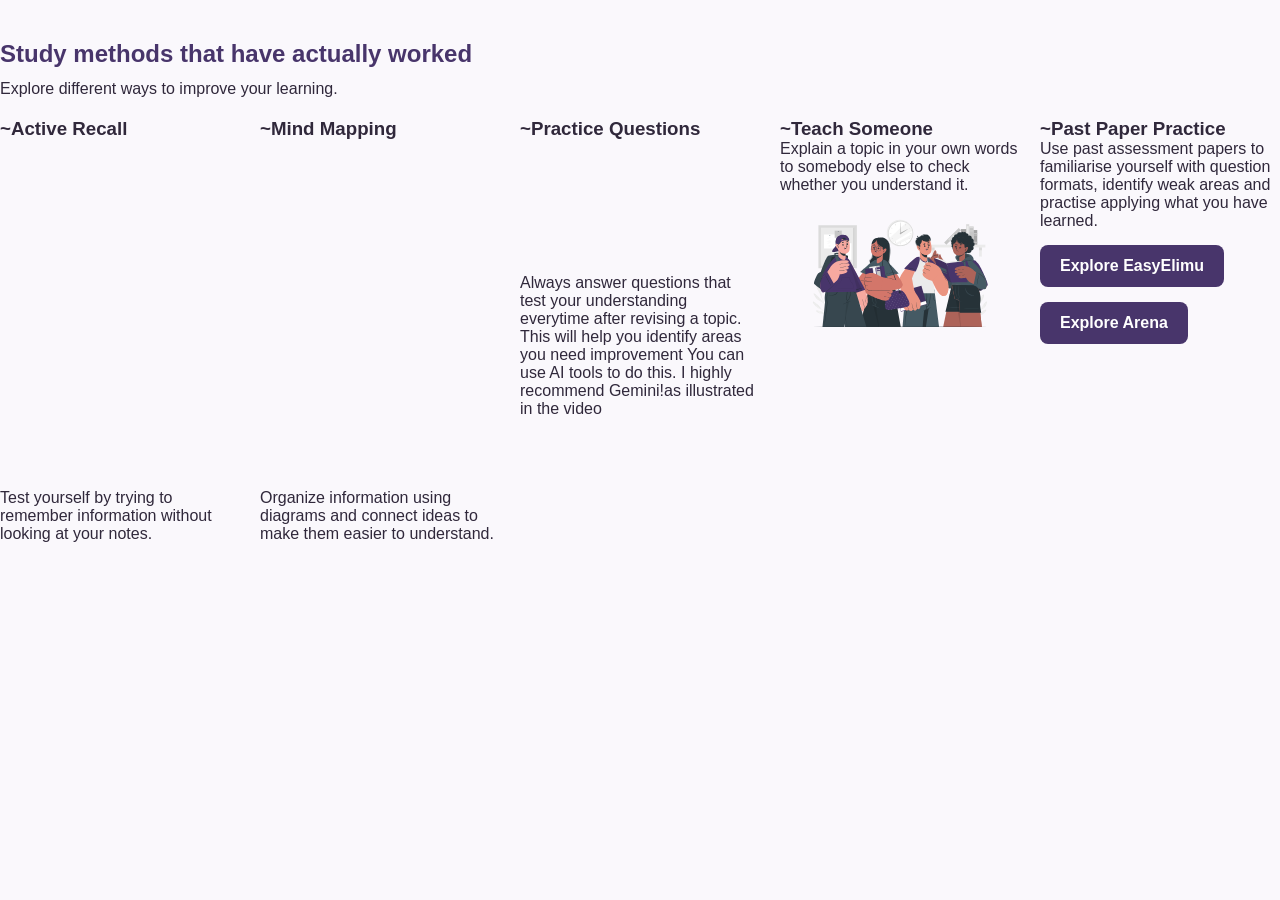
<file: revise.html>
<!DOCTYPE html>
<html lang="en">
<head>
    <meta charset="UTF-8">
    <meta name="viewport" content="width=device-width, initial-scale=1.0">
     <link rel="stylesheet" href="style.css">
     <link rel="stylesheet" href="revise.css">
    <title>Document</title>
</head>
<body>
    
    

        <!-- STUDY TECHNIQUES -->
        <section class="study-section">

            <h2>Study methods that have actually worked</h2>

            <p>Explore different ways to improve your learning.</p>

            <div class="cards-container">
                <div class="card">

                
                    <h3>~Active Recall</h3>
                    <div class="video-container">
                        <iframe width="560" height="315" src="https://www.youtube-nocookie.com/embed/qv2RsTSoyHI?si=XZiEDlDEw1Xy-E0K" title="YouTube video player" frameborder="0" allow="accelerometer; autoplay; clipboard-write; encrypted-media; gyroscope; picture-in-picture; web-share" referrerpolicy="strict-origin-when-cross-origin" title="Learn more about active recall" allowfullscreen></iframe>
                    </div>
                    <p>
                        Test yourself by trying to remember information
                        without looking at your notes.
                    </p>
                </div>

                <div class="card">
                    <h3>~Mind Mapping</h3>
                    <div class="video-container">
                    <iframe width="560" height="315" src="https://www.youtube-nocookie.com/embed/gLHqVR6VDUg?si=SftO_SY0GHAA80TF" title="YouTube video player" frameborder="0" allow="accelerometer; autoplay; clipboard-write; encrypted-media; gyroscope; picture-in-picture; web-share" referrerpolicy="strict-origin-when-cross-origin" title="Learn more about mind mapping" allowfullscreen></iframe>
                    
                    
                </div>
                    <p>
                        Organize information using diagrams and connect ideas
                        to make them easier to understand.
                    </p>
                </div>
                

                <div class="card">
                    <h3>~Practice Questions</h3>
                
                    <section id="video-cont">
                    <iframe width="560" height="315" src="https://www.youtube-nocookie.com/embed/h0KYSVam3mQ?si=-N1vLcV9wjapcQbD" title="YouTube video player" frameborder="0" allow="accelerometer; autoplay; clipboard-write; encrypted-media; gyroscope; picture-in-picture; web-share" referrerpolicy="strict-origin-when-cross-origin" title="How to use AI here" allowfullscreen></iframe>
                    </section>
                    <p>
                        Always answer questions that test your understanding everytime
                        after revising a topic. This will help you identify areas you need improvement
                    You can use AI tools to do this. I highly recommend Gemini!as illustrated in the video
                </p>
                </div>
           

                
                    

                <div class="card">
                    <h3>~Teach Someone</h3>
                    <p>
                        Explain a topic in your own words
                        to somebody else to check whether you understand it.
                    </p>
                    <div class="image">
                    <img src="teach.svg" alt="students sharing knowledge">
                </div>
            </div>
                    

                <div class="card">
                    <h3>~Past Paper Practice</h3>
                    <p>
                        Use past assessment papers to familiarise yourself with
                        question formats, identify weak areas and practise
                        applying what you have learned.
                    </p>
                    <div class="past-paper-links">
                        <a href="https://www.easyelimu.com"
                            target="_blank"
                            rel="noopener noreferrer"
                            class="button">
                            Explore EasyElimu
                        </a>
                        <a href="https://arena.co.ke"
                            target="_blank"
                            rel="noopener noreferrer"
                            class="button">
                            Explore Arena
                        </a>
                </div>
            </div>
        </section>
</body>
</html>
</file>
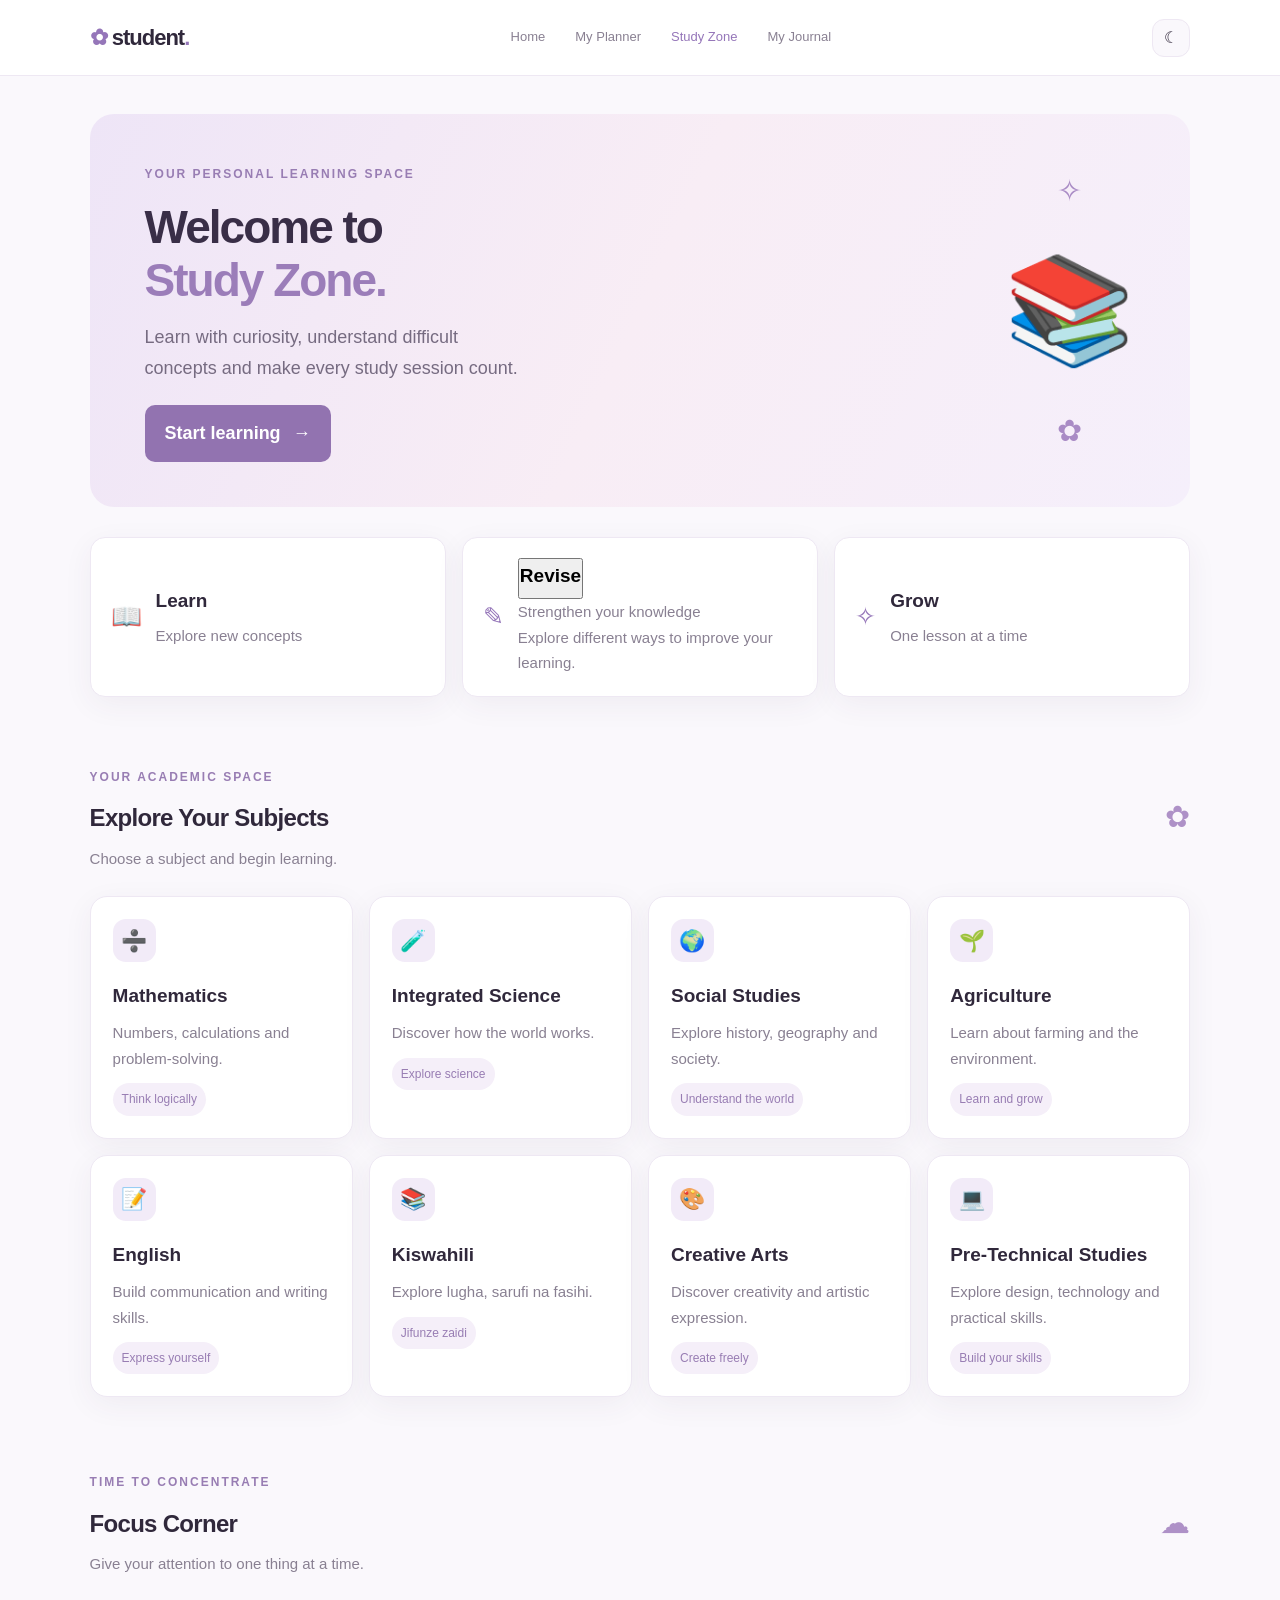
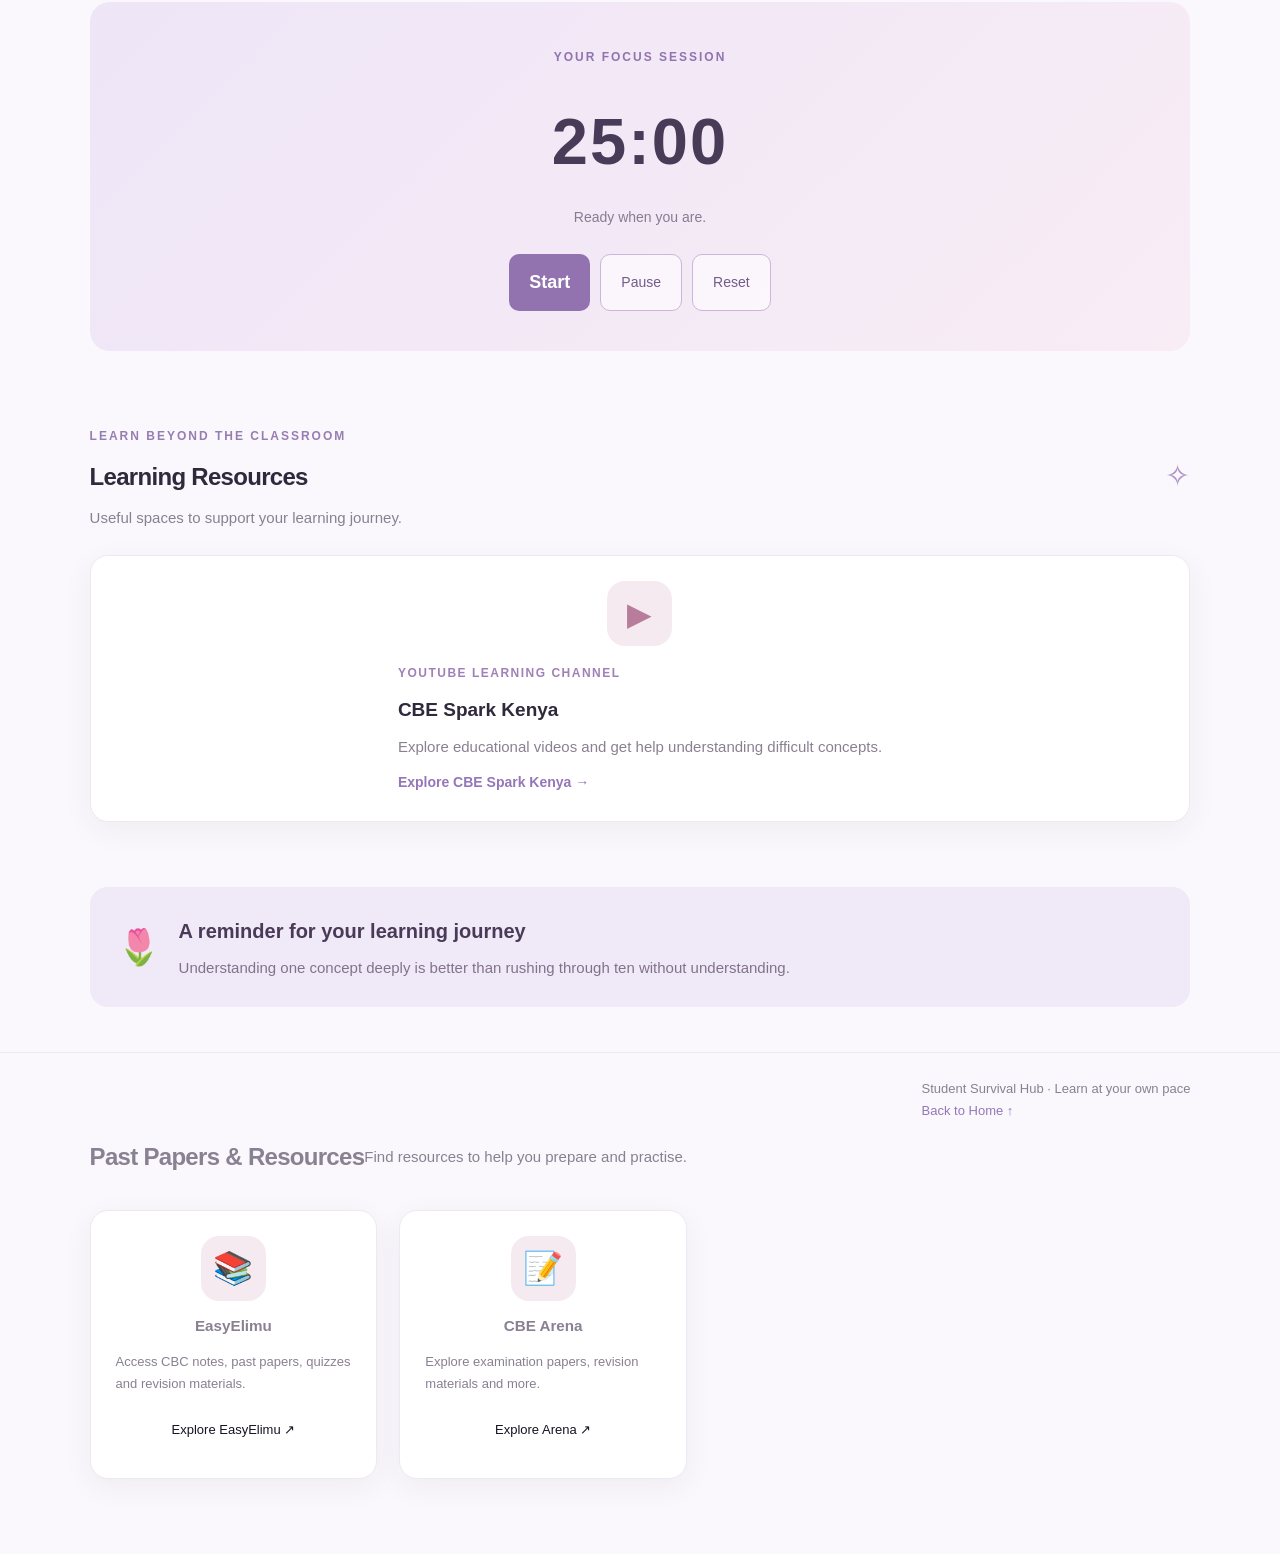
<file: study.html>
<!DOCTYPE html>
<html lang="en">

<head>
    <!-- Defines character encoding -->
    <meta charset="UTF-8">

    <!-- Makes the page responsive -->
    <meta name="viewport" content="width=device-width, initial-scale=1.0">

    <!-- Browser tab title -->
    <title>Study Zone | Student Survival Hub</title>

    <!-- Connects the stylesheet -->
    <link rel="stylesheet" href="study.css">

    <!-- Connects JavaScript -->
    <script src="study.js" defer></script>
</head>

<body>

    <!-- =========================
         NAVIGATION BAR
    ========================== -->

    <header class="navbar">

        <a href="index.html" class="logo">
            <span class="logo-icon">✿</span>
            student<span class="logo-dot">.</span>
        </a>

        <nav class="nav-links" id="navLinks">
            <a href="index.html">Home</a>
            <a href="planner.html">My Planner</a>
            <a href="study.html" class="active">Study Zone</a>
            <a href="journal.html">My Journal</a>
        </nav>

        <div class="nav-actions">

            <button class="theme-btn" id="themeToggle"
                aria-label="Toggle dark mode">☾</button>

            <button class="menu-btn" id="menuToggle"
                aria-label="Open navigation">☰</button>

        </div>

    </header>


    <main class="container">

        <!-- =========================
             WELCOME SECTION
        ========================== -->

        <section class="study-welcome">

            <div class="welcome-content">

                <span class="eyebrow">YOUR PERSONAL LEARNING SPACE</span>

                <h1>Welcome to<br>
                    <span>Study Zone.</span>
                </h1>

                <p>
                    Learn with curiosity, understand difficult concepts
                    and make every study session count.
                </p>

                <a href="#subjects" class="primary-btn">
                    Start learning <span>→</span>
                </a>

            </div>

            <div class="welcome-art">
                <span>✧</span>
                <div class="book-illustration">📚</div>
                <span>✿</span>
            </div>

        </section>


        <!-- =========================
             STUDY OVERVIEW
        ========================== -->

        <section class="study-overview">

            <div class="overview-card">
                <span class="overview-icon">📖</span>
                <div>
                    <h3>Learn</h3>
                    <p>Explore new concepts</p>
                </div>
            </div>

            <div class="overview-card">
                <span class="overview-icon">✎</span>
                <div>
                    <button><a href="revise.html">
                    <h3>Revise</h3></a></button>
                    <p>Strengthen your knowledge</p>
                    

            <p>Explore different ways to improve your learning.</p>

                </div>
            </div>

            <div class="overview-card">
                <span class="overview-icon">✧</span>
                <div>
                    <h3>Grow</h3>
                    <p>One lesson at a time</p>
                </div>
            </div>

        </section>


        <!-- =========================
             SUBJECTS SECTION
        ========================== -->

        <section class="subjects-section" id="subjects">

            <div class="section-heading">

                <div>
                    <span class="eyebrow">YOUR ACADEMIC SPACE</span>
                    <h2>Explore Your Subjects</h2>
                    <p>Choose a subject and begin learning.</p>
                </div>

                <span class="heading-flower">✿</span>

            </div>

            <div class="subject-grid">

                <div class="subject-card">
                    <span class="subject-icon">➗</span>
                    <h3>Mathematics</h3>
                    <p>Numbers, calculations and problem-solving.</p>
                    <span class="subject-tag">Think logically</span>
                </div>

                <div class="subject-card">
                    <span class="subject-icon">🧪</span>
                    <h3>Integrated Science</h3>
                    <p>Discover how the world works.</p>
                    <span class="subject-tag">Explore science</span>
                </div>

                <div class="subject-card">
                    <span class="subject-icon">🌍</span>
                    <h3>Social Studies</h3>
                    <p>Explore history, geography and society.</p>
                    <span class="subject-tag">Understand the world</span>
                </div>

                <div class="subject-card">
                    <span class="subject-icon">🌱</span>
                    <h3>Agriculture</h3>
                    <p>Learn about farming and the environment.</p>
                    <span class="subject-tag">Learn and grow</span>
                </div>

                <div class="subject-card">
                    <span class="subject-icon">📝</span>
                    <h3>English</h3>
                    <p>Build communication and writing skills.</p>
                    <span class="subject-tag">Express yourself</span>
                </div>

                <div class="subject-card">
                    <span class="subject-icon">📚</span>
                    <h3>Kiswahili</h3>
                    <p>Explore lugha, sarufi na fasihi.</p>
                    <span class="subject-tag">Jifunze zaidi</span>
                </div>

                <div class="subject-card">
                    <span class="subject-icon">🎨</span>
                    <h3>Creative Arts</h3>
                    <p>Discover creativity and artistic expression.</p>
                    <span class="subject-tag">Create freely</span>
                </div>

                <div class="subject-card">
                    <span class="subject-icon">💻</span>
                    <h3>Pre-Technical Studies</h3>
                    <p>Explore design, technology and practical skills.</p>
                    <span class="subject-tag">Build your skills</span>
                </div>

            </div>

        </section>


        <!-- =========================
             FOCUS CORNER
        ========================== -->

        <section class="focus-section">

            <div class="section-heading">

                <div>
                    <span class="eyebrow">TIME TO CONCENTRATE</span>
                    <h2>Focus Corner</h2>
                    <p>Give your attention to one thing at a time.</p>
                </div>

                <span class="heading-flower">☁</span>

            </div>

            <div class="focus-card">

                <span class="focus-label">YOUR FOCUS SESSION</span>

                <div id="timerDisplay" class="timer-display">
                    25:00
                </div>

                <p id="timerMessage">
                    Ready when you are.
                </p>

                <div class="timer-controls">

                    <button id="startTimer" class="primary-btn">
                        Start
                    </button>

                    <button id="pauseTimer" class="secondary-btn">
                        Pause
                    </button>

                    <button id="resetTimer" class="secondary-btn">
                        Reset
                    </button>

                </div>

            </div>

        </section>


        <!-- =========================
             LEARNING RESOURCES
        ========================== -->

        <section class="resources-section">

            <div class="section-heading">

                <div>
                    <span class="eyebrow">LEARN BEYOND THE CLASSROOM</span>
                    <h2>Learning Resources</h2>
                    <p>Useful spaces to support your learning journey.</p>
                </div>

                <span class="heading-flower">✧</span>

            </div>

            <!-- CB Spark Kenya resource -->

            <div class="resource-card">

                <div class="resource-icon">▶</div>

                <div class="resource-content">

                    <span class="resource-label">YOUTUBE LEARNING CHANNEL</span>

                    <h3>CBE Spark Kenya</h3>

                    <p>
                        Explore educational videos and get help
                        understanding difficult concepts.
                    </p>

                    <a href="https://www.youtube.com/results?search_query=CBESpark+Kenya"
                       target="_blank"
                       rel="noopener noreferrer"
                       class="resource-link">
                        Explore CBE Spark Kenya →
                    </a>

                </div>
                 </div>

        </section>


        <!-- =========================
             REVISION REMINDER
        ========================== -->

        <section class="study-reminder">

            <span>🌷</span>

            <div>
                <h2>A reminder for your learning journey</h2>
                <p>
                    Understanding one concept deeply is better
                    than rushing through ten without understanding.
                </p>
            </div>

        </section>

    </main>


<footer>
<!-- PAST PAPERS AND REVISION RESOURCES -->
<section class="study-resources">

    <div class="section-heading">
        <h2>Past Papers & Resources</h2>
        <p>Find resources to help you prepare and practise.</p>
    </div>

    <div class="resource-grid">

        <!-- EasyElimu -->
        <div class="study-card resource-card">
            <span class="resource-icon">📚</span>
            <h3>EasyElimu</h3>
            <p>
                Access CBC notes, past papers,
                quizzes and revision materials.
            </p>
            <a href="https://www.easyelimu.com/"
               target="_blank"
               rel="noopener noreferrer"
               class="button">
                Explore EasyElimu ↗
            </a>
        </div>

        <!-- CBE Arena -->
        <div class="study-card resource-card">
            <span class="resource-icon">📝</span>
            <h3>CBE Arena</h3>
            <p>
                Explore examination papers,
                revision materials and more.
            </p>
            <a href="https://www.cbcarena.co.ke/resources/?q=Past+Paper"
               target="_blank"
               rel="noopener noreferrer"
               class="button">
                Explore Arena ↗
            </a>
        </div>

    </div>
</section>



    <div class="footer">
        <p>Student Survival Hub · Learn at your own pace</p>
        <a href="index.html">Back to Home ↑</a>
    </div>
    </footer>

</body>
</html>
</file>
<file: style.css>
/* =========================
   GENERAL SETTINGS
========================= */

:root {
    --background: #faf8fc;
    --surface: #ffffff;
    --text: #30283b;
    --muted: #898092;
    --purple: #9576b9;
    --border: #eee8f3;
    --shadow: 0 8px 30px rgba(64, 44, 82, 0.06);
}

* {
    margin: 0;
    padding: 0;
    box-sizing: border-box;
}

html {
    scroll-behavior: smooth;
}

body {
    font-family: "Segoe UI", Arial, sans-serif;
    background: var(--background);
    color: var(--text);
    transition: background 0.3s, color 0.3s;
}

a {
    text-decoration: none;
    color: inherit;
}

button {
    font: inherit;
    cursor: pointer;
}

/* =========================
   NAVIGATION
========================= */

.navbar {
    height: 76px;
    padding: 0 7%;
    display: flex;
    align-items: center;
    justify-content: space-between;
    background: var(--surface);
    border-bottom: 1px solid var(--border);
    position: sticky;
    top: 0;
    z-index: 100;
}

.logo {
    display: flex;
    align-items: center;
    gap: 9px;
    font-size: 22px;
    font-weight: 750;
    letter-spacing: -1px;
}

.logo-icon {
    color: var(--purple);
    font-size: 25px;
}

.logo-dot {
    color: var(--purple);
}

.nav-links {
    display: flex;
    align-items: center;
    gap: 35px;
}

.nav-links a {
    font-size: 13px;
    color: var(--muted);
    transition: color 0.2s;
}

.nav-links a:hover,
.nav-links a.active {
    color: var(--purple);
}

.nav-actions {
    display: flex;
    gap: 10px;
}

.theme-btn,
.menu-btn {
    width: 38px;
    height: 38px;
    border: 1px solid var(--border);
    background: var(--background);
    border-radius: 12px;
    color: var(--text);
    font-size: 18px;
}

.menu-btn {
    display: none;
}

/* =========================
   MAIN CONTAINER
========================= */

.container {
    max-width: 1120px;
    width: 86%;
    margin: auto;
}

/* =========================
   WELCOME SECTION
========================= */

.welcome-section {
    min-height: 350px;
    margin-top: 38px;
    padding: 55px 65px;
    border-radius: 25px;
    background: linear-gradient(115deg, #eee5f7, #f8edf5, #f5effb);
    display: flex;
    align-items: center;
    justify-content: space-between;
    overflow: hidden;
    position: relative;
}

.welcome-content {
    max-width: 540px;
    z-index: 2;
}

.eyebrow,
.section-label {
    font-size: 12px;
    letter-spacing: 2px;
    color: #987db3;
    font-weight: 700;
}

.welcome-content h1 {
    font-size: clamp(34px, 5vw, 52px);
    line-height: 1.15;
    margin: 17px 0;
    letter-spacing: -2px;
    color: #392e47;
}

.welcome-content h1 span {
    color: #9b7db9;
}

.welcome-content p {
    color: #766b81;
    font-size: 17px;
    line-height: 1.8;
    max-width: 390px;
}

.primary-btn {
    display: inline-flex;
    align-items: center;
    gap: 18px;
    margin-top: 25px;
    background: #9273b0;
    color: white;
    padding: 13px 20px;
    border-radius: 11px;
    font-size: 14px;
    font-weight: 600;
    transition: 0.25s;
}

.primary-btn:hover {
    background: #795b98;
    transform: translateY(-2px);
}

.welcome-decoration {
    position: relative;
    width: 240px;
    height: 240px;
    flex-shrink: 0;
    margin-right: 25px;
}

.decoration-circle {
    width: 190px;
    height: 190px;
    border-radius: 50%;
    background: rgba(255,255,255,0.55);
    border: 1px solid rgba(255,255,255,0.8);
    display: grid;
    place-items: center;
    font-size: 95px;
    color: #ad91c5;
    position: absolute;
    top: 25px;
    left: 20px;
}

.floating-star {
    position: absolute;
    color: #9c7dbb;
}

.star-one {
    top: 10px;
    right: 5px;
    font-size: 30px;
}

.star-two {
    bottom: 10px;
    left: 0;
    font-size: 25px;
}

.star-three {
    right: 0;
    bottom: 35px;
    font-size: 35px;
}

/* =========================
   REMINDER
========================= */

.reminder-section {
    margin: 30px 0 65px;
    padding: 20px 25px;
    background: var(--surface);
    border: 1px solid var(--border);
    border-radius: 16px;
    display: flex;
    align-items: center;
    gap: 18px;
    box-shadow: var(--shadow);
}

.reminder-icon {
    width: 43px;
    height: 43px;
    border-radius: 13px;
    background: #f1eaf8;
    display: grid;
    place-items: center;
    color: #997bb5;
    font-size: 24px;
    flex-shrink: 0;
}

.reminder-section p {
    font-size: 13px;
    color: var(--text);
    margin-top: 6px;
}

.reminder-flower {
    margin-left: auto;
    font-size: 27px;
    color: #b49acb;
}

/* =========================
   WORKSPACE
========================= */

.workspace-section {
    margin-bottom: 65px;
    scroll-margin-top: 100px;
}

.section-heading {
    display: flex;
    align-items: center;
    justify-content: space-between;
    margin-bottom: 25px;
}

.section-heading h2 {
    font-size: 24px;
    margin-top: 10px;
    letter-spacing: -0.7px;
}

.heading-decoration {
    color: #ad91c5;
    font-size: 30px;
}

.workspace-grid {
    display: grid;
    grid-template-columns: repeat(2, 1fr);
    gap: 18px;
}

.workspace-card {
    padding: 25px;
    min-height: 205px;
    border: 1px solid var(--border);
    border-radius: 18px;
    background: var(--surface);
    display: flex;
    flex-direction: column;
    justify-content: space-between;
    transition: 0.25s ease;
    box-shadow: var(--shadow);
}

.workspace-card:hover {
    transform: translateY(-5px);
    border-color: #cbb6dd;
    box-shadow: 0 14px 35px rgba(64, 44, 82, 0.1);
}

.card-top {
    display: flex;
    justify-content: space-between;
    align-items: center;
}

.card-icon {
    width: 44px;
    height: 44px;
    display: grid;
    place-items: center;
    border-radius: 13px;
    font-size: 22px;
    color: #896da6;
    background: #f1eaf7;
}

.card-arrow {
    color: var(--muted);
    font-size: 20px;
}

.card-category {
    font-size: 11px;
    letter-spacing: 1.5px;
    color: var(--muted);
    font-weight: 700;
}

.workspace-card h3 {
    font-size: 22px;
    margin: 7px 0;
}

.workspace-card p {
    font-size: 15px;
    color: var(--muted);
    line-height: 1.7;
    max-width: 300px;
}

.planner-card {
    background: linear-gradient(135deg, var(--surface), #faf5ff);
}

.study-card {
    background: linear-gradient(135deg, var(--surface), #f4f7ff);
}

.journal-card {
    background: linear-gradient(135deg, var(--surface), #fff5f7);
}

.motivation-card {
    background: linear-gradient(135deg, var(--surface), #fff9ef);
}

/* =========================
   CLOSING SECTION
========================= */

.closing-section {
    text-align: center;
    padding: 40px 20px;
    background: #f0e9f7;
    border-radius: 20px;
    margin-bottom: 45px;
}

.closing-section span {
    font-size: 26px;
    color: #9c7bb9;
}

.closing-section h2 {
    margin: 12px 0 8px;
    color: #493b57;
    font-size: 22px;
}

.closing-section p {
    font-size: 13px;
    color: #81738c;
}

/* =========================
   FOOTER
========================= */

footer {
    padding: 25px 7%;
    display: flex;
    justify-content: space-between;
    color: var(--muted);
    font-size: 11px;
    border-top: 1px solid var(--border);
}

/* =========================
   DARK MODE
========================= */

body.dark {
    --background: #17141d;
    --surface: #211c29;
    --text: #eee7f5;
    --muted: #aaa0b4;
    --purple: #c2a2df;
    --border: #393142;
    --shadow: 0 8px 30px rgba(0,0,0,0.15);
}

body.dark .welcome-section {
    background: linear-gradient(115deg, #33263f, #382a3b, #292239);
}

body.dark .welcome-content h1 {
    color: #f2e9fa;
}

body.dark .welcome-content h1 span {
    color: #c5a5e1;
}

body.dark .welcome-content p {
    color: #c3b5ce;
}

body.dark .workspace-card {
    background: var(--surface);
}

body.dark .closing-section {
    background: #30263a;
}

body.dark .closing-section h2 {
    color: #eee4f6;
}

body.dark .closing-section p {
    color: #b9a8c8;
}


/* =========================
   RESPONSIVE DESIGN
========================= */

@media (max-width: 750px) {

    .navbar {
        height: 66px;
        padding: 0 5%;
    }

    .nav-links {
        display: none;
        position: absolute;
        top: 66px;
        left: 0;
        width: 100%;
        background: var(--surface);
        padding: 22px 6%;
        flex-direction: column;
        align-items: flex-start;
        gap: 23px;
        border-bottom: 1px solid var(--border);
    }

    .nav-links.show {
        display: flex;
    }

    .menu-btn {
        display: block;
    }

    .container {
        width: 90%;
    }

    .welcome-section {
        min-height: 300px;
        padding: 35px 27px;
    }

    .welcome-content h1 {
        font-size: 37px;
    }

    .welcome-decoration {
        position: absolute;
        right: -105px;
        opacity: 0.35;
    }

    .welcome-content {
        position: relative;
        z-index: 2;
    }

    .workspace-grid {
        gap: 12px;
    }

    .workspace-card {
        padding: 17px;
        min-height: 190px;
    }

    .workspace-card h3 {
        font-size: 17px;
    }

    .workspace-card p {
        font-size: 15px;
    }

    .reminder-section {
        margin-bottom: 45px;
        padding: 17px;
    }

    .section-heading h2 {
        font-size: 20px;
    }
}

@media (max-width: 390px) {

    .workspace-grid {
        grid-template-columns: 1fr;
    }

    .welcome-content h1 {
        font-size: 33px;
    }

    .reminder-flower {
        display: none;
    }
}
</file>
<file: about.css>
/* ABOUT ME PAGE — dreamy lavender, cream and soft purple */

.about-page {
    width: 90%;
    max-width: 1080px;
    margin: 40px auto 70px;
    color: #665574;
}

.about-eyebrow {
    color: #9879b9;
    font-size: .73rem;
    font-weight: 700;
    letter-spacing: 2.5px;
    text-transform: uppercase;
    margin-bottom: 15px;
}

.about-hero {
    position: relative;
    overflow: hidden;
    text-align: center;
    padding: 85px 30px 35px;
    border-radius: 30px;
    background: linear-gradient(135deg, #eee5fa, #fff8ef 55%, #e9e3f7);
}

.hero-decoration {
    position: absolute;
    top: 22px;
    right: 45px;
    color: #b49acb;
    font-size: 2.5rem;
}

.about-hero h1 {
    max-width: 750px;
    margin: 0 auto 20px;
    color: #59436e;
    font-size: clamp(2.3rem, 6vw, 4rem);
    line-height: 1.15;
}

.about-hero h1 span {
    color: #9b7bbb;
    font-style: italic;
}

.hero-description {
    max-width: 620px;
    margin: 0 auto 28px;
    color: #75667f;
    font-size: 1.03rem;
    line-height: 1.9;
}

.about-button {
    display: inline-block;
    padding: 13px 25px;
    border: 0;
    border-radius: 30px;
    background: #8d70ad;
    color: #fff;
    text-decoration: none;
    font-size: .9rem;
    font-weight: 600;
    cursor: pointer;
    transition: .3s ease;
}

.about-button:hover {
    background: #70518f;
    transform: translateY(-3px);
}

.hero-bottom-note {
    display: flex;
    justify-content: center;
    align-items: center;
    gap: 14px;
    margin-top: 55px;
    color: #8e7c9c;
    font-size: .8rem;
}

.about-section { margin: 75px 0; }

.section-heading {
    max-width: 650px;
    margin: 0 auto 30px;
    text-align: center;
}

.section-heading h2,
.creator-note-section h2 {
    color: #5c476f;
    font-size: clamp(1.7rem, 4vw, 2.4rem);
    margin: 0 0 14px;
}

.section-heading > p:last-child {
    color: #82748b;
    line-height: 1.8;
}

.creator-card {
    display: flex;
    align-items: center;
    gap: 28px;
    padding: 35px;
    border: 1px solid #eee5f4;
    border-radius: 25px;
    background: #fbf8ff;
    box-shadow: 0 8px 25px rgba(80, 60, 100, .05);
}

.creator-symbol {
    display: flex;
    flex-shrink: 0;
    align-items: center;
    justify-content: center;
    width: 105px;
    height: 105px;
    border-radius: 50%;
    background: #eee5f8;
    color: #9273b1;
    font-size: 3rem;
}

.creator-text h3 {
    color: #6c527f;
    font-size: 1.35rem;
    margin: 0 0 12px;
}

.creator-text p,
.reason-card p,
.value-card p,
.vision-content > p:not(.about-eyebrow),
.note-card > p {
    color: #796d82;
    line-height: 1.9;
}

.reason-card {
    max-width: 850px;
    margin: auto;
    padding: 38px;
    border-radius: 25px;
    background: #fff8f0;
    text-align: center;
}

.reason-icon { font-size: 2.5rem; margin-bottom: 15px; }
.reason-card p { margin: 0 0 17px; }
.reason-card .reason-highlight { color: #72558a; font-weight: 600; margin-bottom: 0; }

.values-grid {
    display: grid;
    grid-template-columns: repeat(2, 1fr);
    gap: 18px;
}

.value-card {
    padding: 28px;
    border: 1px solid #eee5f4;
    border-radius: 22px;
    background: #faf7fd;
    transition: .3s ease;
}

.value-card:hover {
    transform: translateY(-5px);
    box-shadow: 0 10px 25px rgba(80, 60, 100, .08);
}

.value-card > span { font-size: 2rem; }
.value-card h3 { color: #6a507f; margin: 15px 0 8px; }
.value-card p { margin: 0; }

.vision-section {
    display: flex;
    align-items: center;
    gap: 35px;
    padding: 45px;
    border-radius: 28px;
    background: linear-gradient(135deg, #eee6f7, #fdf6ef);
}

.vision-content { flex: 1; }

.vision-content h2 {
    color: #59436e;
    font-size: clamp(1.8rem, 4vw, 2.5rem);
    line-height: 1.25;
    margin: 0 0 18px;
}

.vision-content .vision-emphasis {
    color: #795b96;
    font-weight: 700;
    font-style: italic;
}

.vision-decoration {
    display: flex;
    flex-direction: column;
    align-items: center;
    justify-content: center;
    flex-shrink: 0;
    width: 190px;
    min-height: 210px;
    border-radius: 100px;
    background: rgba(255, 255, 255, .5);
    color: #8b6eaa;
    gap: 9px;
}

.vision-decoration span { font-size: 1.5rem; }
.vision-decoration strong { font-size: 1.2rem; font-weight: 500; font-style: italic; }

.creator-note-section { text-align: center; }

.note-card {
    max-width: 750px;
    margin: 25px auto 0;
    padding: 38px;
    border: 1px solid #eee5f4;
    border-radius: 25px;
    background: #fbf8ff;
    box-shadow: 0 8px 25px rgba(80, 60, 100, .05);
}

.hidden-note {
    margin-top: 25px;
    padding: 22px;
    border-radius: 18px;
    background: #eee6f7;
    animation: noteAppear .4s ease;
}

.hidden-note p { color: #665174; line-height: 1.9; }
.hidden-note span { color: #9273b1; font-size: .9rem; font-style: italic; }

@keyframes noteAppear {
    from { opacity: 0; transform: translateY(8px); }
    to { opacity: 1; transform: translateY(0); }
}

/* Dark mode uses the same body.dark class as the rest of the site */
body.dark .about-page { color: #e7dced; }
body.dark .about-hero { background: linear-gradient(135deg, #30253d, #3d3047, #29283d); }
body.dark .about-hero h1,
body.dark .section-heading h2,
body.dark .creator-note-section h2,
body.dark .vision-content h2 { color: #eadcf7; }

body.dark .hero-description,
body.dark .section-heading > p:last-child,
body.dark .creator-text p,
body.dark .reason-card p,
body.dark .value-card p,
body.dark .vision-content > p:not(.about-eyebrow),
body.dark .note-card > p { color: #d0c3dc; }

body.dark .creator-card,
body.dark .value-card,
body.dark .note-card {
    background: #30283a;
    border-color: #493b55;
}

body.dark .creator-text h3,
body.dark .value-card h3 { color: #e3d2f1; }
body.dark .creator-symbol { background: #443451; color: #d4b8ec; }
body.dark .reason-card { background: #332b36; }
body.dark .reason-card .reason-highlight,
body.dark .vision-content .vision-emphasis { color: #d5b9ed; }
body.dark .vision-section { background: linear-gradient(135deg, #30253d, #352e3b); }
body.dark .vision-decoration { background: rgba(255, 255, 255, .07); color: #d3b9e9; }
body.dark .hidden-note { background: #443451; }
body.dark .hidden-note p { color: #eee2f6; }

/* Smaller screens */
@media (max-width: 700px) {
    .about-page { width: 92%; }
    .about-hero { padding: 70px 20px 28px; }
    .hero-decoration { right: 20px; }
    .hero-bottom-note { gap: 8px; font-size: .7rem; }
    .creator-card { flex-direction: column; text-align: center; padding: 27px 22px; }
    .values-grid { grid-template-columns: 1fr; }
    .vision-section { flex-direction: column; text-align: center; padding: 30px 22px; }
    .vision-decoration { width: 170px; min-height: 190px; }
    .reason-card, .note-card { padding: 27px 22px; }
    .about-section { margin: 55px 0; }
}
/* =========================================
   INSPIRATION SECTION
   Why Student Survival Hub was created
========================================= */

.inspiration-section {
    margin-top: 65px;
}

.inspiration-content {
    max-width: 850px;
    margin: 30px auto;
    line-height: 1.9;
    color: var(--text-color, #62576d);
    font-size: 15px;
}

.inspiration-content p {
    margin-bottom: 18px;
}

/* Three feature cards */

.hub-features {
    display: grid;
    grid-template-columns: repeat(3, 1fr);
    gap: 20px;
    margin: 40px 0;
}

.hub-feature-card {
    padding: 28px 23px;
    border-radius: 20px;
    background: var(--card-bg, #f8f5fc);
    border: 1px solid rgba(145, 112, 180, 0.15);
    transition: transform 0.3s ease, box-shadow 0.3s ease;
}

.hub-feature-card:hover {
    transform: translateY(-6px);
    box-shadow: 0 12px 25px rgba(100, 70, 130, 0.10);
}

.feature-icon {
    display: inline-flex;
    align-items: center;
    justify-content: center;
    width: 42px;
    height: 42px;
    border-radius: 13px;
    background: #eee5f8;
    color: #8865a9;
    font-size: 23px;
    margin-bottom: 17px;
}

.hub-feature-card h3 {
    font-size: 17px;
    margin-bottom: 10px;
    color: var(--heading-color, #40334e);
}

.hub-feature-card p {
    font-size: 14px;
    line-height: 1.7;
    color: var(--text-color, #70647a);
}

/* Highlighted quote */

.inspiration-quote {
    text-align: center;
    padding: 40px 30px;
    margin: 45px 0;
    border-radius: 22px;
    background: linear-gradient(135deg, #eee5f8, #f8eff6);
    color: #514064;
}

.inspiration-quote span {
    font-family: Georgia, serif;
    font-size: 55px;
    line-height: 1;
    color: #9979b8;
}

.inspiration-quote p {
    max-width: 650px;
    margin: 5px auto 18px;
    font-family: Georgia, serif;
    font-size: 22px;
    line-height: 1.6;
    font-style: italic;
}

.inspiration-quote small {
    font-size: 10px;
    letter-spacing: 2px;
    font-weight: 600;
}
p{
    font-size: 17px;
}

/* Dark mode */

body.dark .hub-feature-card {
    background: #292333;
    border-color: #40364d;
}

body.dark .hub-feature-card h3 {
    color: #eee5f8;
}

body.dark .hub-feature-card p,
body.dark .inspiration-content {
    color: #c7bdcf;
}

body.dark .inspiration-quote {
    background: linear-gradient(135deg, #30283c, #3a2e42);
    color: #eee5f8;
}

/* Mobile responsiveness */

@media (max-width: 700px) {

    .hub-features {
        grid-template-columns: 1fr;
        gap: 15px;
    }

    .hub-feature-card {
        padding: 23px;
    }

    .inspiration-content {
        font-size: 14px;
    }

    .inspiration-quote {
        padding: 30px 20px;
    }

    .inspiration-quote p {
        font-size: 19px;
    }
}
</file>
<file: journal.css>
/* =========================
   COLOUR PALETTE
========================= */

:root {
    --background: #faf8fc;
    --surface: #ffffff;
    --text: #30283b;
    --muted: #898092;
    --purple: #9576b9;
    --border: #eee8f3;
    --shadow: 0 8px 30px rgba(64, 44, 82, 0.06);
}

/* =========================
   GENERAL SETTINGS
========================= */

* {
    margin: 0;
    padding: 0;
    box-sizing: border-box;
}

html {
    scroll-behavior: smooth;
}

body {
    font-family: "Segoe UI", Arial, sans-serif;
    background: var(--background);
    color: var(--text);
    transition: 0.3s;
}

a {
    text-decoration: none;
    color: inherit;
}

button,
input,
textarea,
select {
    font: inherit;
}

/* =========================
   NAVIGATION
========================= */

.navbar {
    height: 76px;
    padding: 0 7%;
    display: flex;
    align-items: center;
    justify-content: space-between;
    background: var(--surface);
    border-bottom: 1px solid var(--border);
    position: sticky;
    top: 0;
    z-index: 100;
}

.logo {
    font-size: 22px;
    font-weight: 750;
    letter-spacing: -1px;
}

.logo-icon,
.logo-dot {
    color: var(--purple);
}

.nav-links {
    display: flex;
    gap: 30px;
}

.nav-links a {
    color: var(--muted);
    font-size: 13px;
}

.nav-links a:hover,
.nav-links a.active {
    color: var(--purple);
}

.nav-actions {
    display: flex;
    gap: 10px;
}

.theme-btn,
.menu-btn {
    width: 38px;
    height: 38px;
    border: 1px solid var(--border);
    border-radius: 12px;
    background: var(--background);
    color: var(--text);
    cursor: pointer;
}

.menu-btn {
    display: none;
}

/* =========================
   MAIN CONTAINER
========================= */

.container {
    max-width: 1120px;
    width: 86%;
    margin: auto;
}

/* =========================
   WELCOME SECTION
========================= */

.journal-welcome {
    margin-top: 38px;
    padding: 45px 55px;
    min-height: 290px;
    border-radius: 24px;
    background: linear-gradient(115deg, #eee5f7, #f8edf5, #f5effb);
    display: flex;
    justify-content: space-between;
    align-items: center;
    overflow: hidden;
}

.eyebrow,
.section-label {
    font-size: 12px;
    letter-spacing: 2px;
    color: #987db3;
    font-weight: 700;
}

.welcome-content h1 {
    font-size: 48px;
    letter-spacing: -2px;
    margin: 15px 0;
    color: #392e47;
}

.welcome-content h1 span {
    color: #a78bc1;
}

.welcome-content p {
    color: #766b81;
    font-size: 16px;
    line-height: 1.8;
    max-width: 420px;
}

.primary-btn {
    display: inline-flex;
    align-items: center;
    gap: 14px;
    margin-top: 23px;
    padding: 13px 20px;
    background: #9273b0;
    color: white;
    border-radius: 10px;
    font-size: 14px;
    font-weight: 600;
    transition: 0.25s;
}

.primary-btn:hover {
    background: #795b98;
    transform: translateY(-2px);
}

.journal-decoration {
    position: relative;
    display: flex;
    align-items: center;
    justify-content: center;
    width: 230px;
    height: 200px;
}

.diary-icon {
    font-size: 100px;
}

.decoration-star,
.decoration-flower {
    position: absolute;
    color: #a98bc5;
    font-size: 30px;
}

.decoration-star {
    top: 0;
    right: 15px;
}

.decoration-flower {
    bottom: 0;
    left: 15px;
}

/* =========================
   DATE SECTION
========================= */

.journal-date {
    margin: 35px 0 25px;
    display: flex;
    align-items: center;
    justify-content: space-between;
}

.journal-date h2 {
    font-size: 22px;
    margin-top: 8px;
}

.date-decoration {
    font-size: 14px;
    color: var(--muted);
}

/* =========================
   WRITING PROMPT
========================= */

.writing-prompt {
    display: flex;
    align-items: center;
    gap: 17px;
    padding: 20px;
    background: var(--surface);
    border: 1px solid var(--border);
    border-radius: 15px;
    box-shadow: var(--shadow);
    margin-bottom: 60px;
}

.prompt-icon {
    width: 42px;
    height: 42px;
    display: grid;
    place-items: center;
    border-radius: 13px;
    background: #f1eaf8;
    color: #9c7bb9;
    font-size: 23px;
    flex-shrink: 0;
}

.writing-prompt p {
    font-size: 16px;
    margin-top: 7px;
    line-height: 1.6;
}

.prompt-button {
    margin-left: auto;
    border: none;
    background: none;
    color: var(--purple);
    font-size: 24px;
    cursor: pointer;
}

/* =========================
   SECTION HEADINGS
========================= */

.section-heading {
    display: flex;
    align-items: center;
    justify-content: space-between;
    margin-bottom: 22px;
}

.section-heading h2 {
    font-size: 24px;
    margin-top: 9px;
    letter-spacing: -0.7px;
}

.heading-decoration {
    font-size: 28px;
    color: #a98bc5;
}

/* =========================
   JOURNAL FORM
========================= */

.write-section {
    margin-bottom: 65px;
    scroll-margin-top: 100px;
}

.journal-form {
    background: var(--surface);
    padding: 30px;
    border: 1px solid var(--border);
    border-radius: 18px;
    box-shadow: var(--shadow);
}

.journal-form label {
    display: block;
    font-size: 14px;
    font-weight: 650;
    margin: 20px 0 9px;
}

.journal-form label:first-child {
    margin-top: 0;
}

.journal-form input,
.journal-form select,
.journal-form textarea {
    width: 100%;
    padding: 14px;
    background: var(--background);
    color: var(--text);
    border: 1px solid var(--border);
    border-radius: 10px;
    outline: none;
    font-size: 16px;
}

.journal-form input:focus,
.journal-form select:focus,
.journal-form textarea:focus {
    border-color: var(--purple);
}

.journal-form textarea {
    resize: vertical;
    min-height: 180px;
    line-height: 1.8;
}

.form-bottom {
    display: flex;
    justify-content: space-between;
    align-items: center;
    gap: 12px;
    margin-top: 20px;
}

.writing-note {
    color: var(--muted);
    font-size: 14px;
}

.save-btn {
    padding: 13px 20px;
    background: #9273b0;
    color: white;
    border: none;
    border-radius: 10px;
    font-size: 15px;
    font-weight: 600;
    cursor: pointer;
    transition: 0.2s;
}

.save-btn:hover {
    background: #795b98;
}

/* =========================
   GRATITUDE CORNER
========================= */

.gratitude-section {
    margin-bottom: 65px;
}

.section-description {
    color: var(--muted);
    font-size: 15px;
    margin-top: -10px;
    margin-bottom: 20px;
}

.gratitude-card {
    padding: 28px;
    border-radius: 18px;
    background: linear-gradient(135deg, #f3edf8, #fff4f7);
}

.gratitude-item {
    display: flex;
    align-items: center;
    gap: 15px;
    padding: 15px 0;
    border-bottom: 1px solid #e6dbea;
}

.gratitude-item span {
    color: #a48ac1;
    font-weight: 700;
    font-size: 15px;
}

.gratitude-item input {
    flex: 1;
    min-width: 0;
    background: transparent;
    border: none;
    outline: none;
    font-size: 15px;
    color: #493b57;
}

.gratitude-btn {
    margin-top: 22px;
    padding: 12px 18px;
    border: none;
    border-radius: 10px;
    background: #9273b0;
    color: white;
    font-size: 14px;
    cursor: pointer;
}

.gratitude-message {
    font-size: 11px;
    margin-top: 14px;
    color: #755c8b;
}

/* =========================
   SAVED ENTRIES
========================= */

.entries-section {
    margin-bottom: 65px;
    scroll-margin-top: 100px;
}

.search-input {
    width: 100%;
    padding: 13px 15px;
    margin-bottom: 20px;
    border: 1px solid var(--border);
    border-radius: 10px;
    background: var(--surface);
    color: var(--text);
    outline: none;
    font-size: 15px;
}

.search-input:focus {
    border-color: var(--purple);
}

.entries-grid {
    display: grid;
    grid-template-columns: repeat(2, 1fr);
    gap: 16px;
}

.entry-card {
    padding: 22px;
    background: var(--surface);
    border: 1px solid var(--border);
    border-radius: 16px;
    box-shadow: var(--shadow);
}

.entry-date {
    color: var(--purple);
    font-size: 12px;
    letter-spacing: 1px;
}

.entry-card h3 {
    margin: 12px 0;
    font-size: 20px;
}

.entry-mood {
    display: inline-block;
    padding: 6px 10px;
    border-radius: 20px;
    background: #f3edf8;
    color: #886ca3;
    font-size: 12px;
    margin-bottom: 12px;
}

.entry-content {
    color: var(--muted);
    font-size: 15px;
    line-height: 1.8;
    white-space: pre-wrap;
    overflow-wrap: anywhere;
}

.entry-delete {
    margin-top: 18px;
    border: none;
    background: none;
    color: #b17d96;
    font-size: 13px;
    cursor: pointer;
}

.empty-entries {
    text-align: center;
    padding: 35px 15px;
    color: var(--muted);
    font-size: 15px;
}

/* =========================
   CLOSING SECTION
========================= */

.journal-closing {
    padding: 38px 25px;
    background: #f0e9f7;
    border-radius: 20px;
    text-align: center;
    margin-bottom: 45px;
}

.journal-closing > span {
    font-size: 30px;
}

.journal-closing h2 {
    margin: 12px 0;
    font-size: 23px;
    color: #493b57;
}

.journal-closing p {
    max-width: 430px;
    margin: auto;
    font-size: 15px;
    line-height: 1.8;
    color: #81738c;
}

/* =========================
   FOOTER
========================= */

footer {
    display: flex;
    justify-content: space-between;
    padding: 25px 7%;
    border-top: 1px solid var(--border);
    color: var(--muted);
    font-size: 13px;
}

footer a {
    color: var(--purple);
}

/* =========================
   DARK MODE
========================= */

body.dark {
    --background: #17141d;
    --surface: #211c29;
    --text: #eee7f5;
    --muted: #aaa0b4;
    --purple: #c2a2df;
    --border: #393142;
    --shadow: 0 8px 30px rgba(0,0,0,0.15);
}

body.dark .journal-welcome {
    background: linear-gradient(115deg, #33263f, #382a3b);
}

body.dark .welcome-content h1 {
    color: #f2e9fa;
}

body.dark .welcome-content p {
    color: #c3b5ce;
}

body.dark .gratitude-card,
body.dark .journal-closing {
    background: #30263a;
}

body.dark .gratitude-item {
    border-color: #493b52;
}

body.dark .gratitude-item input {
    color: #eee7f5;
}

body.dark .journal-closing h2 {
    color: #eee4f6;
}

body.dark .journal-closing p {
    color: #c0aecf;
}

body.dark .entry-mood {
    background: #382d44;
    color: #c5a5e1;
}

/* =========================
   MOBILE RESPONSIVENESS
========================= */

@media (max-width: 750px) {

    .navbar {
        height: 66px;
        padding: 0 5%;
    }

    .nav-links {
        display: none;
        position: absolute;
        top: 66px;
        left: 0;
        width: 100%;
        padding: 22px 6%;
        background: var(--surface);
        flex-direction: column;
        gap: 22px;
        border-bottom: 1px solid var(--border);
    }

    .nav-links.show {
        display: flex;
    }

    .menu-btn {
        display: block;
    }

    .container {
        width: 90%;
    }

    .journal-welcome {
        padding: 30px 25px;
    }

    .welcome-content h1 {
        font-size: 37px;
    }

    .diary-icon {
        font-size: 70px;
    }

    .entries-grid {
        grid-template-columns: 1fr;
    }

}

@media (max-width: 450px) {

    .journal-decoration {
        display: none;
    }

    .journal-date {
        flex-direction: column;
        align-items: flex-start;
        gap: 10px;
    }

    .journal-form {
        padding: 20px;
    }

    .form-bottom {
        flex-direction: column;
        align-items: flex-start;
    }

    .gratitude-card {
        padding: 18px;
    }

    .section-heading h2 {
        font-size: 21px;
    }

}
</file>
<file: motivation.css>
/* =========================================
   MOTIVATION LOUNGE
   Creates a dreamy, soft and welcoming look
========================================= */
:root {
    --background: #faf8fc;
    --surface: #ffffff;
    --text: #30283b;
    --muted: #898092;
    --purple: #9576b9;
    --border: #eee8f3;
    --shadow: 0 8px 30px rgba(64, 44, 82, 0.06);
}

* {
    margin: 0;
    padding: 0;
    box-sizing: border-box;
}

html {
    scroll-behavior: smooth;
}

body {
    font-family: "Segoe UI", Arial, sans-serif;
    background: var(--background);
    color: var(--text);
    transition: background 0.3s, color 0.3s;
}

a {
    text-decoration: none;
    color: inherit;
}

button {
    font: inherit;
    cursor: pointer;
}

/* =========================
   NAVIGATION
========================= */

.navbar {
    height: 76px;
    padding: 0 7%;
    display: flex;
    align-items: center;
    justify-content: space-between;
    background: var(--surface);
    border-bottom: 1px solid var(--border);
    position: sticky;
    top: 0;
    z-index: 100;
}

.logo {
    display: flex;
    align-items: center;
    gap: 9px;
    font-size: 22px;
    font-weight: 750;
    letter-spacing: -1px;
}

.logo-icon {
    color: var(--purple);
    font-size: 25px;
}

.logo-dot {
    color: var(--purple);
}

.nav-links {
    display: flex;
    align-items: center;
    gap: 35px;
}

.nav-links a {
    font-size: 13px;
    color: var(--muted);
    transition: color 0.2s;
}

.nav-links a:hover,
.nav-links a.active {
    color: var(--purple);
}

.nav-actions {
    display: flex;
    gap: 10px;
}

.motivation-page {
    width: 90%;
    max-width: 1100px;
    margin: 40px auto;
}

/* Small introductory labels */
.motivation-page .eyebrow {
    color: #9879bd;
    font-size: 0.85rem;
    font-weight: 700;
    letter-spacing: 2px;
    margin-bottom: 12px;
}

/* Main hero section */
.motivation-hero {
    text-align: center;
    padding: 75px 25px;
    border-radius: 28px;
    background: linear-gradient(135deg, #eee5fa, #fff5ed, #e8e4f8);
    margin-bottom: 55px;
}

.motivation-hero h1 {
    color: #57416f;
    font-size: clamp(2.2rem, 6vw, 3.6rem);
    margin: 12px 0;
}

.motivation-hero p:not(.eyebrow) {
    max-width: 600px;
    margin: 0 auto 25px;
    color: #71647d;
    line-height: 1.8;
}

/* Shared button style */
.motivation-btn {
    display: inline-block;
    border: none;
    border-radius: 30px;
    padding: 12px 23px;
    background: #8d70ad;
    color: white;
    text-decoration: none;
    font-size: 0.9rem;
    font-weight: 600;
    cursor: pointer;
    transition: 0.3s ease;
}

.motivation-btn:hover {
    background: #70528f;
    transform: translateY(-3px);
}

/* Sections */
.motivation-section {
    margin: 55px 0;
    text-align: center;
}

.motivation-section h2 {
    color: #5d486f;
    font-size: 2rem;
    margin-bottom: 25px;
}

/* Quote card */
.quote-card,
.reset-card,
.faith-card,
.challenge-card {
    max-width: 750px;
    margin: auto;
    padding: 35px;
    border-radius: 24px;
    background: #faf6ff;
    border: 1px solid #eee4f7;
    box-shadow: 0 8px 25px rgba(90, 65, 110, 0.07);
}

.quote-mark {
    display: block;
    color: #b69bd2;
    font-size: 4rem;
    height: 45px;
}

#daily-quote {
    color: #62516f;
    font-size: 1.25rem;
    line-height: 1.8;
    margin: 15px 0;
}

#quote-author,
.faith-card span:last-of-type {
    display: block;
    color: #9879bd;
    margin-bottom: 22px;
    font-size: 0.9rem;
}

/* Mindset cards */
.mindset-grid {
    display: grid;
    grid-template-columns: repeat(3, 1fr);
    gap: 20px;
}

.mindset-card {
    padding: 28px 22px;
    background: #fffaf5;
    border: 1px solid #f0e8f3;
    border-radius: 22px;
    text-align: left;
    transition: 0.3s ease;
}

.mindset-card:hover {
    transform: translateY(-5px);
    box-shadow: 0 10px 25px rgba(90, 65, 110, 0.09);
}

.card-icon {
    font-size: 2rem;
}

.mindset-card h3 {
    color: #6c527f;
    margin: 15px 0 10px;
}

.mindset-card p,
.reset-section > p:not(.eyebrow),
.faith-card > p:last-child {
    color: #766b7d;
    line-height: 1.8;
}

/* Reset section */
.reset-section {
    padding: 35px 20px;
    border-radius: 25px;
    background: #f4effa;
}

#reset-message,
#daily-challenge {
    color: #675574;
    font-size: 1.1rem;
    line-height: 1.8;
    margin-bottom: 22px;
}

/* Faith section */
.faith-card {
    background: linear-gradient(135deg, #f4effb, #fff8f0);
}

.faith-verse {
    color: #665078;
    font-size: 1.3rem;
    font-style: italic;
    line-height: 1.7;
    margin: 20px 0 10px;
}

/* Dark mode */
body.dark .motivation-hero {
    background: linear-gradient(135deg, #30253d, #3b3045, #29283d);
}

body.dark .motivation-hero h1,
body.dark .motivation-section h2,
body.dark .mindset-card h3 {
    color: #eadcf7;
}

body.dark .motivation-hero p:not(.eyebrow),
body.dark .mindset-card p,
body.dark .reset-section > p:not(.eyebrow) {
    color: #d0c3dc;
}

body.dark .quote-card,
body.dark .reset-card,
body.dark .challenge-card,
body.dark .faith-card,
body.dark .mindset-card {
    background: #30283a;
    border-color: #493b55;
}

body.dark #daily-quote,
body.dark #reset-message,
body.dark #daily-challenge,
body.dark .faith-verse,
body.dark .faith-card > p:last-child {
    color: #e5d9ee;
}

body.dark .reset-section {
    background: #292333;
}

/* Mobile responsiveness */
@media (max-width: 750px) {
    .mindset-grid {
        grid-template-columns: 1fr;
    }

    .motivation-hero {
        padding: 55px 20px;
    }

    .motivation-section h2 {
        font-size: 1.65rem;
    }

    .quote-card,
    .reset-card,
    .faith-card,
    .challenge-card {
        padding: 25px 20px;
    }
}
</file>
<file: planner.css>
/* =========================
   COLOUR VARIABLES
   These control the website's colour palette.
========================= */

:root {
    --background: #faf8fc;
    --surface: #ffffff;
    --text: #30283b;
    --muted: #898092;
    --purple: #9576b9;
    --border: #eee8f3;
    --shadow: 0 8px 30px rgba(64, 44, 82, 0.06);
}

/* =========================
   GENERAL SETTINGS
========================= */

* {
    margin: 0;
    padding: 0;
    box-sizing: border-box;
}

html {
    scroll-behavior: smooth;
}

body {
    font-family: "Segoe UI", Arial, sans-serif;
    background: var(--background);
    color: var(--text);
    transition: 0.3s;
}

a {
    color: inherit;
    text-decoration: none;
}

button,
input {
    font: inherit;
}

/* =========================
   NAVIGATION BAR
========================= */

.navbar {
    height: 76px;
    padding: 0 7%;
    display: flex;
    align-items: center;
    justify-content: space-between;
    background: var(--surface);
    border-bottom: 1px solid var(--border);
    position: sticky;
    top: 0;
    z-index: 100;
}

.logo {
    font-size: 22px;
    font-weight: 750;
    letter-spacing: -1px;
}

.logo-icon,
.logo-dot {
    color: var(--purple);
}

.nav-links {
    display: flex;
    gap: 30px;
}

.nav-links a {
    font-size: 13px;
    color: var(--muted);
}

.nav-links a:hover,
.nav-links a.active {
    color: var(--purple);
}

.nav-actions {
    display: flex;
    gap: 10px;
}

.theme-btn,
.menu-btn {
    width: 38px;
    height: 38px;
    border-radius: 12px;
    border: 1px solid var(--border);
    background: var(--background);
    color: var(--text);
    cursor: pointer;
    font-size: 18px;
}

.menu-btn {
    display: none;
}

/* =========================
   MAIN CONTAINER
========================= */

.container {
    max-width: 1120px;
    width: 86%;
    margin: auto;
}

/* =========================
   WELCOME SECTION
========================= */

.planner-welcome {
    margin-top: 40px;
    padding: 45px;
    min-height: 210px;
    border-radius: 22px;
    background: linear-gradient(115deg, #eee5f7, #f8edf5);
    display: flex;
    justify-content: space-between;
    align-items: center;
    overflow: hidden;
}

.eyebrow,
.section-label {
    font-size: 12px;
    letter-spacing: 2px;
    color: #987db3;
    font-weight: 700;
}

.planner-welcome h1 {
    font-size: 43px;
    letter-spacing: -2px;
    margin: 13px 0;
    color: #392e47;
}

.planner-welcome h1 span {
    color: #9b7db9;
}

.planner-welcome p {
    font-size: 16px;
    color: #766b81;
    line-height: 1.8;
    max-width: 450px;
}

.welcome-flower {
    font-size: 100px;
    color: #b397ca;
    opacity: 0.65;
}

/* =========================
   DATE SECTION
========================= */

.date-section {
    display: flex;
    align-items: center;
    justify-content: space-between;
    margin: 38px 0 25px;
}

.date-section h2 {
    font-size: 22px;
    margin-top: 7px;
}

.date-note {
    color: var(--muted);
    font-size: 14px;
}

.date-note span {
    color: var(--purple);
    font-size: 20px;
    margin-right: 5px;
}

/* =========================
   PROGRESS CARD
========================= */

.progress-card {
    padding: 25px;
    border-radius: 17px;
    background: var(--surface);
    border: 1px solid var(--border);
    box-shadow: var(--shadow);
    margin-bottom: 25px;
}

.progress-heading {
    display: flex;
    justify-content: space-between;
    align-items: center;
}

.progress-heading h2 {
    font-size: 21px;
    margin-top: 8px;
}

#progressPercentage {
    color: var(--purple);
    font-size: 23px;
    font-weight: 750;
}

.progress-track {
    height: 9px;
    background: #eee8f3;
    border-radius: 20px;
    margin: 22px 0 12px;
    overflow: hidden;
}

.progress-fill {
    width: 0%;
    height: 100%;
    background: linear-gradient(90deg, #a68ac5, #d2afd7);
    border-radius: 20px;
    transition: width 0.4s;
}

.progress-card > p {
    color: var(--muted);
    font-size: 15px;
}

/* =========================
   PLANNER GRID
========================= */

.planner-layout {
    display: grid;
    grid-template-columns: 1.3fr 1fr;
    gap: 20px;
}

.planner-card {
    padding: 25px;
    background: var(--surface);
    border: 1px solid var(--border);
    border-radius: 18px;
    box-shadow: var(--shadow);
}

.card-heading {
    display: flex;
    justify-content: space-between;
    align-items: center;
}

.card-heading h2 {
    font-size: 22px;
    margin-top: 8px;
}

.heading-icon {
    color: #aa8dc4;
    font-size: 26px;
}

.card-description {
    font-size: 13px;
    color: var(--muted);
    margin: 18px 0;
}

/* =========================
   TASK INPUT
========================= */

.task-form {
    display: flex;
    gap: 9px;
    margin: 23px 0;
}

.task-form input {
    flex: 1;
    min-width: 0;
    padding: 13px;
    background: var(--background);
    border: 1px solid var(--border);
    border-radius: 10px;
    outline: none;
    color: var(--text);
    font-size: 15px;
}

.task-form input:focus {
    border-color: var(--purple);
}

.task-form button {
    padding: 0 17px;
    background: var(--purple);
    color: white;
    border: none;
    border-radius: 10px;
    cursor: pointer;
    font-size: 14px;
}

.task-form button:hover {
    background: #795b98;
}

/* =========================
   TASK LIST
========================= */

.task-list {
    list-style: none;
}

.task-item {
    display: flex;
    align-items: center;
    gap: 11px;
    padding: 13px 0;
    border-bottom: 1px solid var(--border);
    font-size: 15px;
}

.task-item input {
    accent-color: var(--purple);
    width: 16px;
    height: 16px;
    cursor: pointer;
}

.task-item span {
    flex: 1;
    overflow-wrap: anywhere;
}

.task-item.completed span {
    text-decoration: line-through;
    color: var(--muted);
}

.delete-task {
    border: none;
    background: none;
    color: #b18a9a;
    cursor: pointer;
    font-size: 17px;
}

.empty-message {
    color: var(--muted);
    font-size: 14px;
    text-align: left;
    padding: 20px 0;
}

.text-button {
    border: none;
    font-size: 12px;
    background: none;
    color: var(--purple);
    cursor: pointer;
    margin-top: 18px;
}

/* =========================
   PRIORITIES
========================= */

.priority-list {
    display: flex;
    flex-direction: column;
    gap: 15px;
    margin-top: 25px;
}

.priority-item {
    display: flex;
    align-items: center;
    gap: 12px;
    padding-bottom: 12px;
    border-bottom: 1px solid var(--border);
}

.priority-item span {
    color: #a48ac1;
    font-size: 16px;
    font-weight: 700;
}

.priority-item input {
    width: 100%;
    border: none;
    outline: none;
    background: transparent;
    color: var(--text);
    font-size: 15px;
}

.priority-note {
    margin-top: 25px;
    padding: 13px;
    border-radius: 10px;
    background: #f5eff9;
    color: #887395;
    font-size: 17px;
    line-height: 1.6;
}

/* =========================
   WEEKLY OVERVIEW
========================= */

.weekly-section {
    margin: 60px 0;
}

.section-heading {
    display: flex;
    justify-content: space-between;
    align-items: center;
    margin-bottom: 23px;
}

.section-heading h2 {
    font-size: 23px;
    margin-top: 9px;
}

.week-grid {
    display: grid;
    grid-template-columns: repeat(7, 1fr);
    gap: 12px;
}

.day-card {
    background: var(--surface);
    border: 1px solid var(--border);
    padding: 18px 8px;
    border-radius: 14px;
    display: flex;
    align-items: center;
    flex-direction: column;
    gap: 10px;
    box-shadow: var(--shadow);
}

.day-card span {
    font-size: 11px;
    color: var(--muted);
    font-weight: 700;
}

.day-card strong {
    font-size: 21px;
}

.day-card small {
    color: var(--muted);
    font-size: 12px;
}

/* =========================
   CLOSING REMINDER
========================= */

.planner-footer-card {
    display: flex;
    align-items: center;
    gap: 18px;
    padding: 28px;
    background: #f0e9f7;
    border-radius: 18px;
    margin-bottom: 45px;
}

.planner-footer-card > span {
    color: #a58ac2;
    font-size: 35px;
}

.planner-footer-card h2 {
    font-size: 20px;
    color: #493b57;
}

.planner-footer-card p {
    font-size: 15px;
    color: #81738c;
    line-height: 1.7;
    margin-top: 6px;
}

/* =========================
   FOOTER
========================= */

footer {
    display: flex;
    justify-content: space-between;
    padding: 25px 7%;
    border-top: 1px solid var(--border);
    color: var(--muted);
    font-size: 13px;
}

footer a {
    color: var(--purple);
}

/* =========================
   DARK MODE
========================= */

body.dark {
    --background: #17141d;
    --surface: #211c29;
    --text: #eee7f5;
    --muted: #aaa0b4;
    --purple: #c2a2df;
    --border: #393142;
    --shadow: 0 8px 30px rgba(0,0,0,0.15);
}

body.dark .planner-welcome {
    background: linear-gradient(115deg, #33263f, #382a3b);
}

body.dark .planner-welcome h1 {
    color: #f2e9fa;
}

body.dark .planner-welcome p {
    color: #c3b5ce;
}

body.dark .priority-note,
body.dark .planner-footer-card {
    background: #30263a;
}

body.dark .priority-note,
body.dark .planner-footer-card p {
    color: #c0aecf;
}

body.dark .planner-footer-card h2 {
    color: #eee4f6;
}

/* =========================
   MOBILE RESPONSIVENESS
========================= */

@media (max-width: 750px) {

    .navbar {
        padding: 0 5%;
        height: 66px;
    }

    .nav-links {
        display: none;
        position: absolute;
        top: 66px;
        left: 0;
        width: 100%;
        padding: 22px 6%;
        background: var(--surface);
        flex-direction: column;
        gap: 22px;
        border-bottom: 1px solid var(--border);
    }

    .nav-links.show {
        display: flex;
    }

    .menu-btn {
        display: block;
    }

    .container {
        width: 90%;
    }

    .planner-welcome {
        padding: 30px 25px;
    }

    .planner-welcome h1 {
        font-size: 35px;
    }

    .welcome-flower {
        font-size: 65px;
    }

    .planner-layout {
        grid-template-columns: 1fr;
    }

    .week-grid {
        grid-template-columns: repeat(4, 1fr);
    }
}

@media (max-width: 420px) {

    .welcome-flower {
        display: none;
    }

    .date-section {
        align-items: flex-start;
        gap: 10px;
        flex-direction: column;
    }

    .week-grid {
        grid-template-columns: repeat(2, 1fr);
    }

    .planner-card {
        padding: 19px;
    }
}
</file>
<file: revise.css>
/* Introduction section */

.study-hero {
    background: #48356B;
    color: white;
    padding: 55px 35px;
    border-radius: 16px;
    margin: 30px 0;
    text-align: center;
}

.study-hero h2 {
    font-size: 32px;
    margin-bottom: 15px;
}

.study-hero p {
    max-width: 650px;
    margin: 12px auto;
}

.study-label {
    color: #B9A2E8;
    font-weight: bold;
    letter-spacing: 2px;
    font-size: 12px;
}

/* Study sections */

.study-section {
    margin: 40px 0;
}

.study-section > h2 {
    color: #48356B;
    margin-bottom: 12px;
}

.study-section > p {
    margin-bottom: 20px;
}

/* Featured educator card */

.resource-card {
    background: #EAE3F5;
    border-left: 6px solid #48356B;
    padding: 30px;
    border-radius: 12px;
    margin-top: 20px;
}

.resource-content h3 {
    color: #48356B;
    font-size: 25px;
}

/* Study technique cards */

.study-section .cards-container {
    display: flex;
    flex-wrap: wrap;
    gap: 20px;
}

.study-section .cards-container .card {
    flex: 1 1 220px;
    min-width: 0;
}

/* Revision checklist */

.study-section .card label {
    display: block;
    padding: 8px;
    cursor: pointer;
}

.study-section input[type="checkbox"] {
    accent-color: #48356B;
    margin-right: 10px;
}

/* Final encouragement section */

.study-ending {
    background: #EAE3F5;
    padding: 35px;
    text-align: center;
    border-radius: 15px;
    margin: 40px 0;
}

.study-ending h2 {
    color: #48356B;
}


#darkModeBtn {
    background-color: #493078;
    color: white;
    border: none;
    padding: 10px 18px;
    border-radius: 20px;
    cursor: pointer;
    font-size: 14px;
}

body.dark-mode {
    background-color: #121212;
    color: white;
}

body.dark-mode header,
body.dark-mode section,
body.dark-mode .container {
    background-color: #242424;
    color: white;
}

body.dark-mode p,
body.dark-mode h1,
body.dark-mode h2,
body.dark-mode h3 {
    color: white;
}
/* Make the video smaller */
.video-container {
    max-width: 300px;
    margin: 15px auto;
}

/* Video size */
.video-container iframe {
    width: 100%;
    aspect-ratio: 16 / 9;
    border: none;
    border-radius: 10px;
}
#video-cont{
    max-width: 300px;
    margin: 15px auto
}
#video-cont iframe{
    width: 100%;
    height: 100px;
    border: none;
    border-radius: 10px;
}
.image{
    max-width: 400px;
    margin: 12px auto;
}
.image img{
    width: 100%;
    aspect-ratio: 16/9;
    object-fit: contain;
    border-radius: 10px;
    display: block;
}
.button{
    display: inline-block;
    background-color: #48356B;
    color: white;
    padding: 12px 20px;
    text-decoration: none;
    border-radius: 8px;
    font-weight: bold;
    margin-top: 15px;
    text-align: center;
    cursor: pointer;
    transition: all in 0.3s ease;/*Makes the transition happen smoothly instead of suddenly*/
}

.button:hover {
    color: #121212;
    background-color:#48356B ; /*changes the button color when a cussor hovers over it*/
    transition: scale(1.04); /*slighty enlarges the button when mouse hovers over it*/
    box-shadow: 0 5px 15px rgba(0, 0, 0, 0.15)/*addds depth when mouse hovers over it*/
}
</file>
<file: study.css>
/* =========================
   COLOUR PALETTE
========================= */

:root {
    --background: #faf8fc;
    --surface: #ffffff;
    --text: #30283b;
    --muted: #898092;
    --purple: #9576b9;
    --border: #eee8f3;
    --shadow: 0 8px 30px rgba(64, 44, 82, 0.06);
}

/* =========================
   GENERAL SETTINGS
========================= */

* {
    margin: 0;
    padding: 0;
    box-sizing: border-box;
}

html {
    scroll-behavior: smooth;
}

body {
    font-family: "Segoe UI", Arial, sans-serif;
    background: var(--background);
    color: var(--text);
    font-size: 16px;
    line-height: 1.7;
    transition: 0.3s;
}

a {
    color: inherit;
    text-decoration: none;
}

button {
    font: inherit;
    cursor: pointer;
}

/* =========================
   NAVIGATION
========================= */

.navbar {
    height: 76px;
    padding: 0 7%;
    display: flex;
    align-items: center;
    justify-content: space-between;
    background: var(--surface);
    border-bottom: 1px solid var(--border);
    position: sticky;
    top: 0;
    z-index: 100;
}

.logo {
    font-size: 22px;
    font-weight: 750;
    letter-spacing: -1px;
}

.logo-icon,
.logo-dot {
    color: var(--purple);
}

.nav-links {
    display: flex;
    gap: 30px;
}

.nav-links a {
    font-size: 13px;
    color: var(--muted);
}

.nav-links a:hover,
.nav-links a.active {
    color: var(--purple);
}

.nav-actions {
    display: flex;
    gap: 10px;
}

.theme-btn,
.menu-btn {
    width: 38px;
    height: 38px;
    border: 1px solid var(--border);
    border-radius: 12px;
    background: var(--background);
    color: var(--text);
    cursor: pointer;
}

.menu-btn {
    display: none;
}

/* =========================
   MAIN CONTAINER
========================= */

.container {
    max-width: 1120px;
    width: 86%;
    margin: auto;
}

/* =========================
   WELCOME SECTION
========================= */

.study-welcome {
    margin-top: 38px;
    padding: 45px 55px;
    min-height: 300px;
    border-radius: 24px;
    background: linear-gradient(115deg, #eee5f7, #f8edf5, #f5effb);
    display: flex;
    align-items: center;
    justify-content: space-between;
    overflow: hidden;
}

.eyebrow {
    font-size: 12px;
    letter-spacing: 2px;
    color: #987db3;
    font-weight: 700;
}

.welcome-content h1 {
    font-size: 46px;
    line-height: 1.15;
    letter-spacing: -2px;
    margin: 15px 0;
    color: #392e47;
}

.welcome-content h1 span {
    color: #9b7db9;
}

.welcome-content p {
    color: #766b81;
    font-size: 18px;
    line-height: 1.7;
    max-width: 390px;
}

.primary-btn {
    display: inline-flex;
    justify-content: center;
    align-items: center;
    gap: 12px;
    padding: 13px 20px;
    background: #9273b0;
    color: white;
    border: none;
    border-radius: 10px;
    font-size: 18px;
    font-weight: 600;
    margin-top: 22px;
    transition: 0.25s;
}

.primary-btn:hover {
    background: #795b98;
    transform: translateY(-2px);
}

.welcome-art {
    display: flex;
    flex-direction: column;
    align-items: center;
    gap: 5px;
    color: #a98bc5;
    font-size: 30px;
}

.book-illustration {
    font-size: 105px;
}

/* =========================
   STUDY OVERVIEW
========================= */

.study-overview {
    display: grid;
    grid-template-columns: repeat(3, 1fr);
    gap: 16px;
    margin: 30px 0 65px;
}

.overview-card {
    display: flex;
    align-items: center;
    gap: 14px;
    padding: 20px;
    background: var(--surface);
    border: 1px solid var(--border);
    border-radius: 15px;
    box-shadow: var(--shadow);
}

.overview-icon {
    font-size: 25px;
    color: var(--purple);
}

.overview-card h3 {
    font-size: 19px;
    margin-bottom: 5px;
}

.overview-card p {
    font-size: 15px;
    color: var(--muted);
}

/* =========================
   SECTION HEADINGS
========================= */

.section-heading {
    display: flex;
    justify-content: space-between;
    align-items: center;
    margin-bottom: 25px;
}

.section-heading h2 {
    font-size: 24px;
    margin: 9px 0 7px;
    letter-spacing: -0.7px;
}

.section-heading p {
    font-size: 15px;
    color: var(--muted);
}

.heading-flower {
    color: #ae91c7;
    font-size: 30px;
}

/* =========================
   SUBJECT CARDS
========================= */

.subjects-section {
    margin-bottom: 70px;
    scroll-margin-top: 100px;
}

.subject-grid {
    display: grid;
    grid-template-columns: repeat(4, 1fr);
    gap: 16px;
}

.subject-card {
    background: var(--surface);
    border: 1px solid var(--border);
    border-radius: 17px;
    padding: 22px;
    min-height: 185px;
    box-shadow: var(--shadow);
    transition: 0.25s;
}

.subject-card:hover {
    transform: translateY(-5px);
    border-color: #cbb6dd;
}

.subject-icon {
    width: 43px;
    height: 43px;
    display: grid;
    place-items: center;
    border-radius: 13px;
    background: #f2ebf8;
    font-size: 21px;
    margin-bottom: 18px;
}

.subject-card h3 {
    font-size: 19px;
    margin-bottom: 8px;
}

.subject-card p {
    font-size: 15px;
    color: var(--muted);
    line-height: 1.7;
}

.subject-tag {
    display: inline-block;
    font-size: 12px;
    color: #987db3;
    background: #f5eff9;
    padding: 6px 9px;
    border-radius: 20px;
    margin-top: 12px;
}

/* =========================
   FOCUS CORNER
========================= */

.focus-section {
    margin-bottom: 70px;
}

.focus-card {
    text-align: center;
    padding: 40px 20px;
    background: linear-gradient(135deg, #eee5f7, #f8edf5);
    border-radius: 20px;
}

.focus-label {
    color: #9273b0;
    font-size: 12px;
    font-weight: 700;
    letter-spacing: 2px;
}

.timer-display {
    font-size: 65px;
    font-weight: 750;
    letter-spacing: 2px;
    color: #493b57;
    margin: 18px 0 8px;
}

.focus-card p {
    color: #887b91;
    font-size: 14px;
}

.timer-controls {
    display: flex;
    justify-content: center;
    gap: 10px;
    flex-wrap: wrap;
}

.timer-controls .primary-btn {
    margin-top: 25px;
}

.secondary-btn {
    margin-top: 25px;
    padding: 12px 20px;
    border: 1px solid #cbb6dd;
    background: rgba(255,255,255,0.6);
    color: #735b8b;
    border-radius: 10px;
    font-size: 14px;
}

/* =========================
   LEARNING RESOURCES
========================= */

.resources-section {
    margin-bottom: 65px;
}

.resource-card {
    display: flex;
    align-items: center;
    gap: 23px;
    padding: 28px;
    border-radius: 18px;
    background: var(--surface);
    border: 1px solid var(--border);
    box-shadow: var(--shadow);
}

.resource-icon {
    width: 65px;
    height: 65px;
    border-radius: 18px;
    display: grid;
    place-items: center;
    background: #f5eaf0;
    color: #b77d9b;
    font-size: 26px;
    flex-shrink: 0;
}

.resource-label {
    color: #a080b9;
    font-size: 12px;
    font-weight: 700;
    letter-spacing: 1.5px;
}

.resource-content h3 {
    margin: 8px 0;
    font-size: 19px;
}

.resource-content p {
    color: var(--muted);
    font-size: 15px;
    line-height: 1.7;
}

.resource-link {
    display: inline-block;
    color: var(--purple);
    font-size: 14px;
    font-weight: 650;
    margin-top: 12px;
}

/* =========================
   STUDY REMINDER
========================= */

.study-reminder {
    display: flex;
    align-items: center;
    gap: 18px;
    padding: 27px;
    border-radius: 18px;
    background: #f0e9f7;
    margin-bottom: 45px;
}

.study-reminder > span {
    font-size: 35px;
}

.study-reminder h2 {
    color: #493b57;
    font-size: 20px;
}

.study-reminder p {
    color: #81738c;
    font-size: 15px;
    line-height: 1.7;
    margin-top: 7px;
}

/* =========================
   FOOTER
========================= */

footer {
    display: flex;
    justify-content: space-between;
    padding: 25px 7%;
    border-top: 1px solid var(--border);
    color: var(--muted);
    font-size: 13px;
}

footer a {
    color: var(--purple);
}

/* =========================
   DARK MODE
========================= */

body.dark {
    --background: #17141d;
    --surface: #211c29;
    --text: #eee7f5;
    --muted: #aaa0b4;
    --purple: #c2a2df;
    --border: #393142;
    --shadow: 0 8px 30px rgba(0,0,0,0.15);
}

body.dark .study-welcome,
body.dark .focus-card {
    background: linear-gradient(115deg, #33263f, #382a3b);
}

body.dark .welcome-content h1,
body.dark .timer-display {
    color: #f2e9fa;
}

body.dark .welcome-content p {
    color: #c3b5ce;
}

body.dark .focus-card p {
    color: #c3b5ce;
}

body.dark .study-reminder {
    background: #30263a;
}

body.dark .study-reminder h2 {
    color: #eee4f6;
}

body.dark .study-reminder p {
    color: #c0aecf;
}

body.dark .subject-tag {
    background: #382d44;
    color: #c5a5e1;
}

/* =========================
   RESPONSIVE DESIGN
========================= */

@media (max-width: 850px) {

    .subject-grid {
        grid-template-columns: repeat(2, 1fr);
    }

    .study-overview {
        grid-template-columns: 1fr;
    }

}

@media (max-width: 750px) {

    .navbar {
        height: 66px;
        padding: 0 5%;
    }

    .nav-links {
        display: none;
        position: absolute;
        top: 66px;
        left: 0;
        width: 100%;
        padding: 22px 6%;
        background: var(--surface);
        flex-direction: column;
        gap: 22px;
        border-bottom: 1px solid var(--border);
    }

    .nav-links.show {
        display: flex;
    }

    .menu-btn {
        display: block;
    }

    .container {
        width: 90%;
    }

    .study-welcome {
        padding: 30px 25px;
    }

    .welcome-content h1 {
        font-size: 36px;
    }

    .welcome-art {
        opacity: 0.6;
    }

    .book-illustration {
        font-size: 65px;
    }

}

@media (max-width: 450px) {

    .welcome-art {
        display: none;
    }

    .subject-grid {
        grid-template-columns: 1fr;
    }

    .resource-card {
        align-items: flex-start;
        padding: 20px;
        gap: 15px;
    }

    .timer-display {
        font-size: 50px;
    }

    .section-heading h2 {
        font-size: 21px;
    }

}
/* Study resources layout */
.study-resources {
    margin: 50px 0;
}

.section-heading {
    margin-bottom: 25px;
}

.resource-grid {
    display: grid;
    grid-template-columns:
        repeat(auto-fit, minmax(230px, 1fr));
    gap: 22px;
}

.resource-card {
    padding: 25px;
    display: flex;
    flex-direction: column;
    gap: 12px;
}

.resource-icon {
    font-size: 32px;
}

.resource-card .button {
    display: inline-block;
    text-align: center;
    text-decoration: none;
    padding: 12px 18px;
    background: var(--accent);
    color: #171322;
    border-radius: 10px;
    margin-top: auto;
}

.resource-card .button:hover {
    background: var(--accent-light);
}
.footer{
    justify-content:center ;
}
</file>
